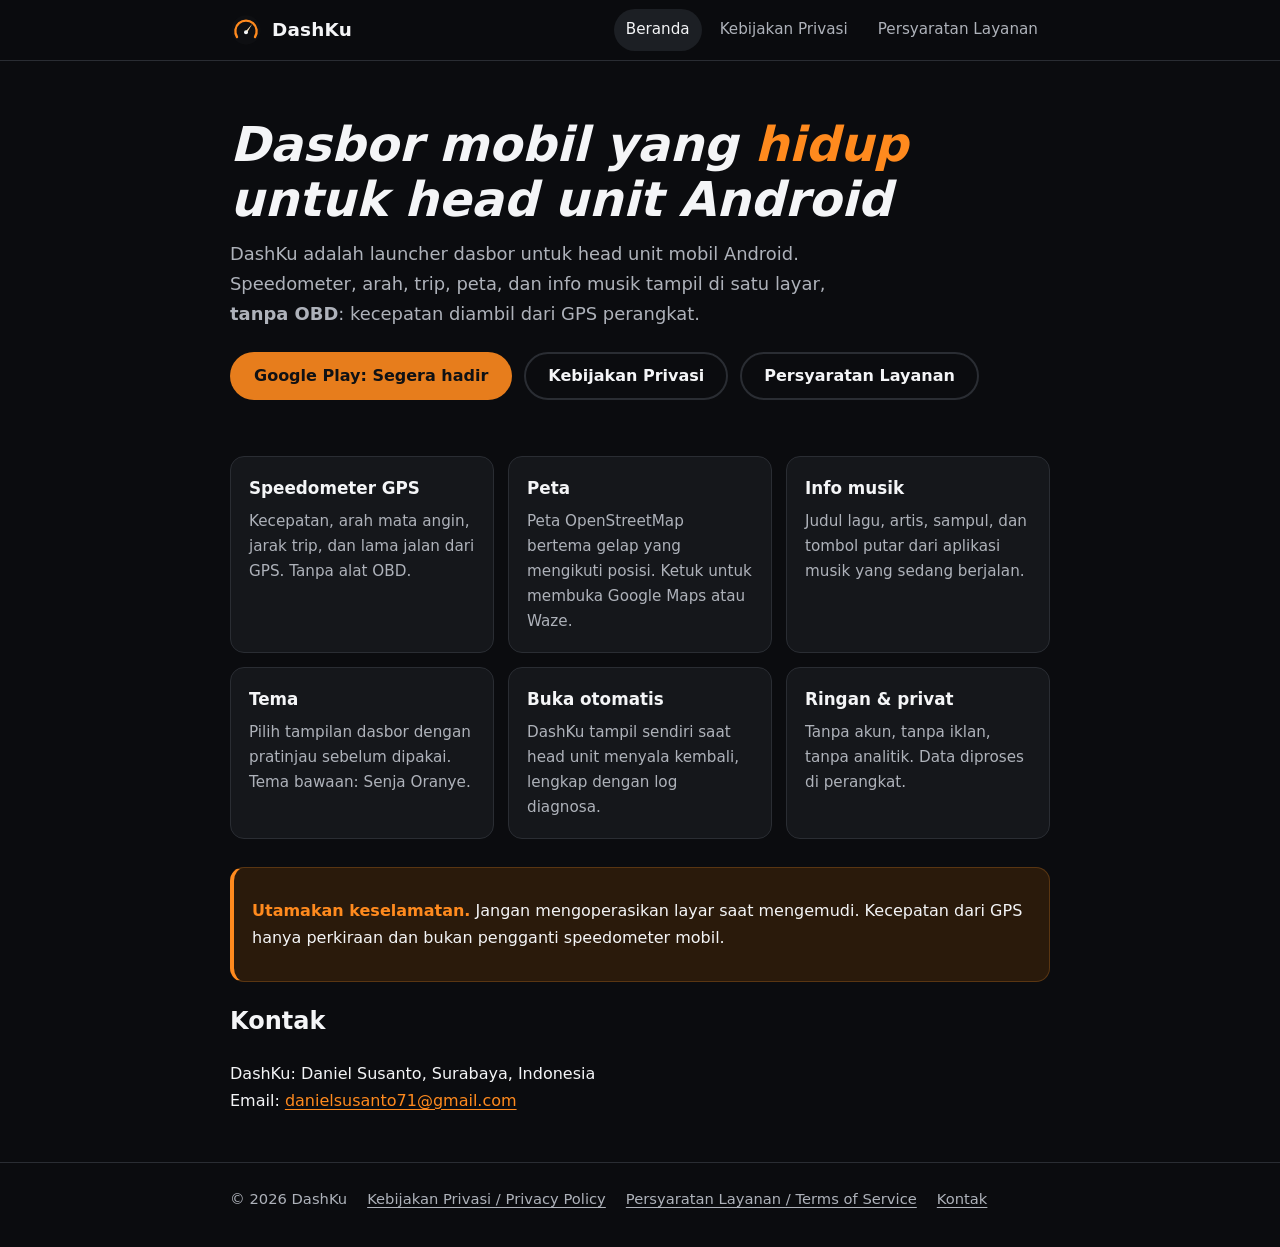
<file: index.html>
<!doctype html>
<html lang="id">
<head>
  <meta charset="utf-8">
  <meta name="viewport" content="width=device-width, initial-scale=1">
  <title>DashKu — Launcher dasbor untuk head unit Android</title>
  <meta name="description" content="DashKu adalah launcher dasbor untuk head unit mobil Android: speedometer GPS tanpa OBD, peta, info musik, dan tema.">
  <meta name="theme-color" content="#0b0c0f">
  <link rel="stylesheet" href="style.css">
</head>
<body>
  <header class="site-header">
    <div class="wrap">
      <a class="brand" href="./"><svg viewBox="0 0 48 48" aria-hidden="true"><path fill="#0E0F12" d="M24,2a22,22 0,1 1,0 44a22,22 0,1 1,0 -44z"/><path fill="none" stroke="#FF8A1E" stroke-width="3.5" stroke-linecap="round" d="M10.5,34.5A16,16 0,1 1,37.5 34.5"/><path fill="#FFE2B0" d="M23,26.5L33.5,14.5L25.5,28.2Z"/><path fill="#F4F5F7" d="M24,24.5a3,3 0,1 1,0 6a3,3 0,1 1,0 -6z"/></svg> DashKu</a>
      <nav class="site-nav" aria-label="Navigasi">
        <a href="./" aria-current="page">Beranda</a>
        <a href="privacy.html">Kebijakan Privasi</a>
        <a href="terms.html">Persyaratan Layanan</a>
      </nav>
    </div>
  </header>

  <main class="wrap">
    <section class="hero">
      <h1>Dasbor mobil yang <span>hidup</span> untuk head unit Android</h1>
      <p class="lead">DashKu adalah launcher dasbor untuk head unit mobil Android. Speedometer, arah, trip,
        peta, dan info musik tampil di satu layar, <strong>tanpa OBD</strong>: kecepatan diambil dari GPS perangkat.</p>
      <div class="actions">
        <a class="btn btn-primary" role="link" aria-disabled="true">Google Play: Segera hadir</a>
        <a class="btn btn-ghost" href="privacy.html">Kebijakan Privasi</a>
        <a class="btn btn-ghost" href="terms.html">Persyaratan Layanan</a>
      </div>
    </section>

    <section class="grid" aria-label="Fitur">
      <div class="card"><h3>Speedometer GPS</h3><p>Kecepatan, arah mata angin, jarak trip, dan lama jalan dari GPS. Tanpa alat OBD.</p></div>
      <div class="card"><h3>Peta</h3><p>Peta OpenStreetMap bertema gelap yang mengikuti posisi. Ketuk untuk membuka Google Maps atau Waze.</p></div>
      <div class="card"><h3>Info musik</h3><p>Judul lagu, artis, sampul, dan tombol putar dari aplikasi musik yang sedang berjalan.</p></div>
      <div class="card"><h3>Tema</h3><p>Pilih tampilan dasbor dengan pratinjau sebelum dipakai. Tema bawaan: Senja Oranye.</p></div>
      <div class="card"><h3>Buka otomatis</h3><p>DashKu tampil sendiri saat head unit menyala kembali, lengkap dengan log diagnosa.</p></div>
      <div class="card"><h3>Ringan & privat</h3><p>Tanpa akun, tanpa iklan, tanpa analitik. Data diproses di perangkat.</p></div>
    </section>

    <div class="warning">
      <p><strong>Utamakan keselamatan.</strong> Jangan mengoperasikan layar saat mengemudi. Kecepatan dari GPS
        hanya perkiraan dan bukan pengganti speedometer mobil.</p>
    </div>

    <section>
      <h2>Kontak</h2>
      <p>DashKu: Daniel Susanto, Surabaya, Indonesia<br>
        Email: <a href="mailto:danielsusanto71@gmail.com">danielsusanto71@gmail.com</a></p>
    </section>
  </main>

  <footer class="site-footer">
    <div class="wrap">
      <span>© 2026 DashKu</span>
      <a href="privacy.html">Kebijakan Privasi / Privacy Policy</a>
      <a href="terms.html">Persyaratan Layanan / Terms of Service</a>
      <a href="mailto:danielsusanto71@gmail.com">Kontak</a>
    </div>
  </footer>
</body>
</html>
</file>
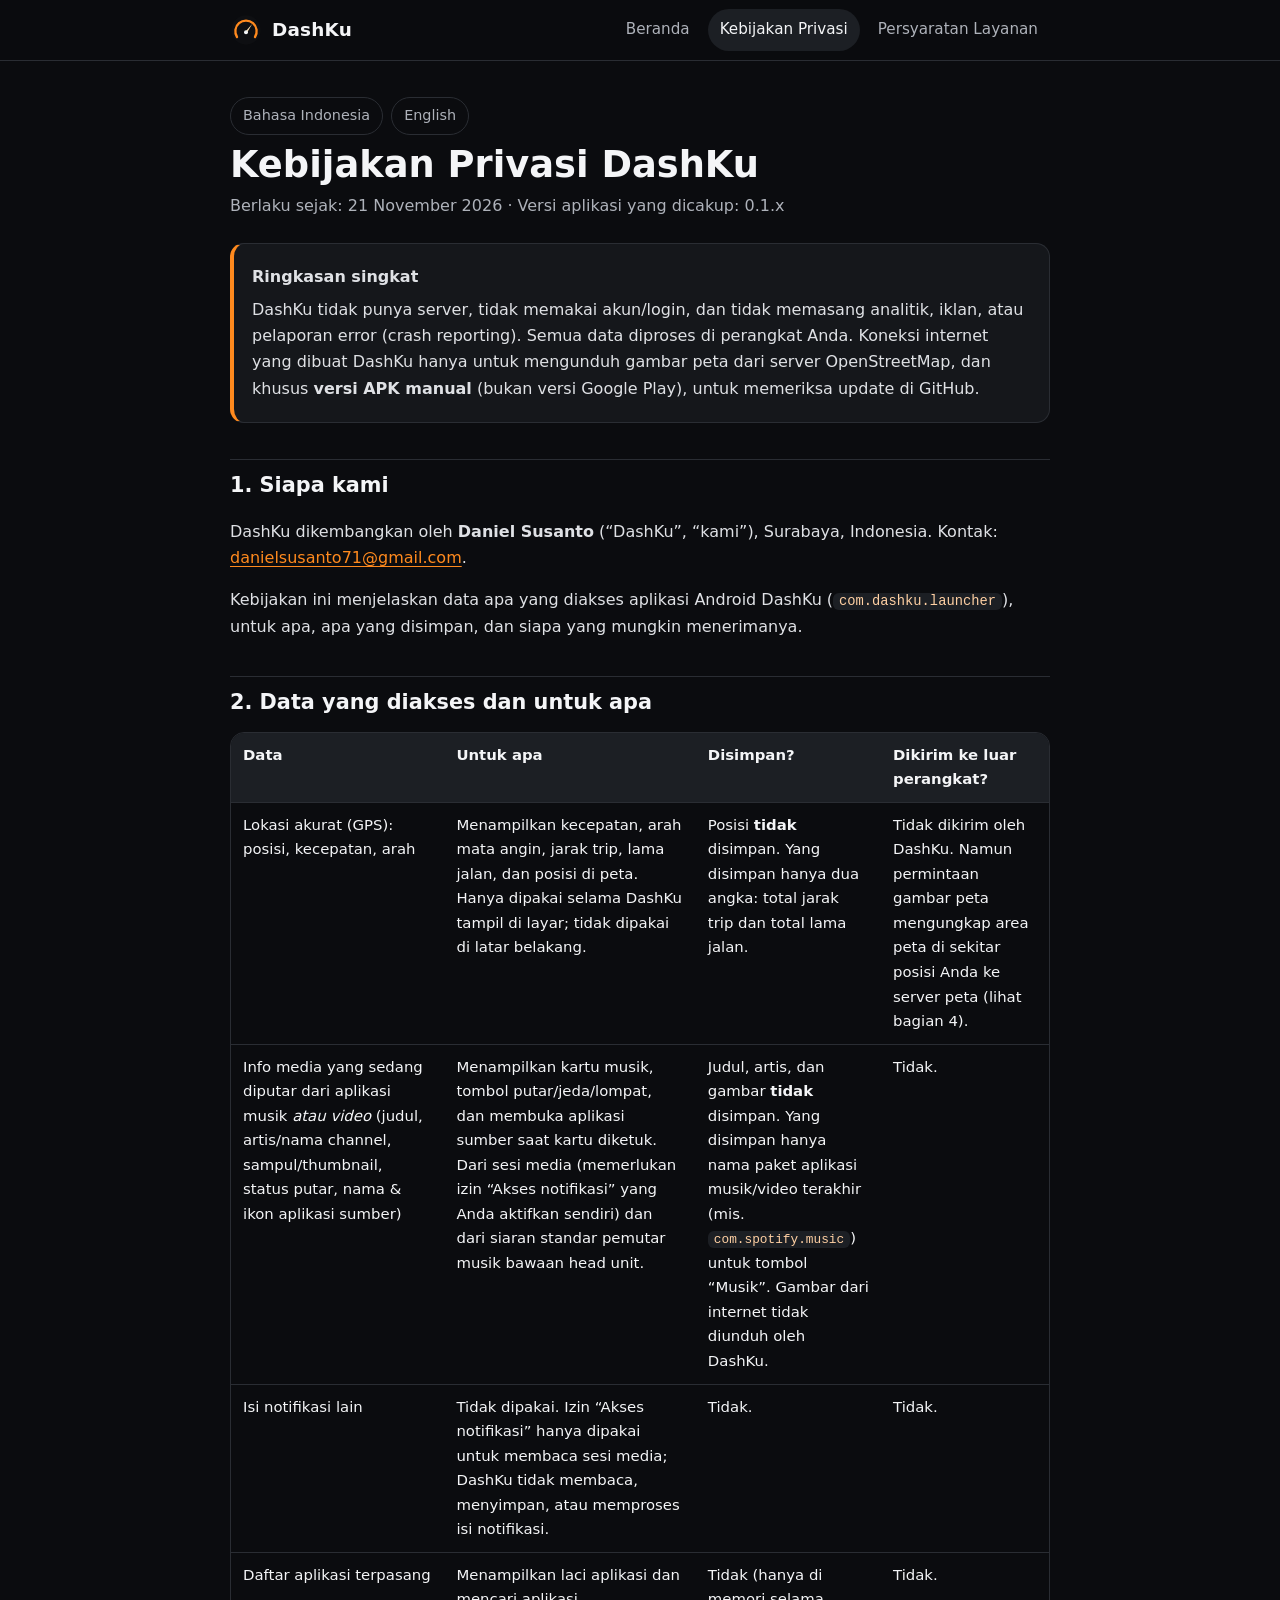
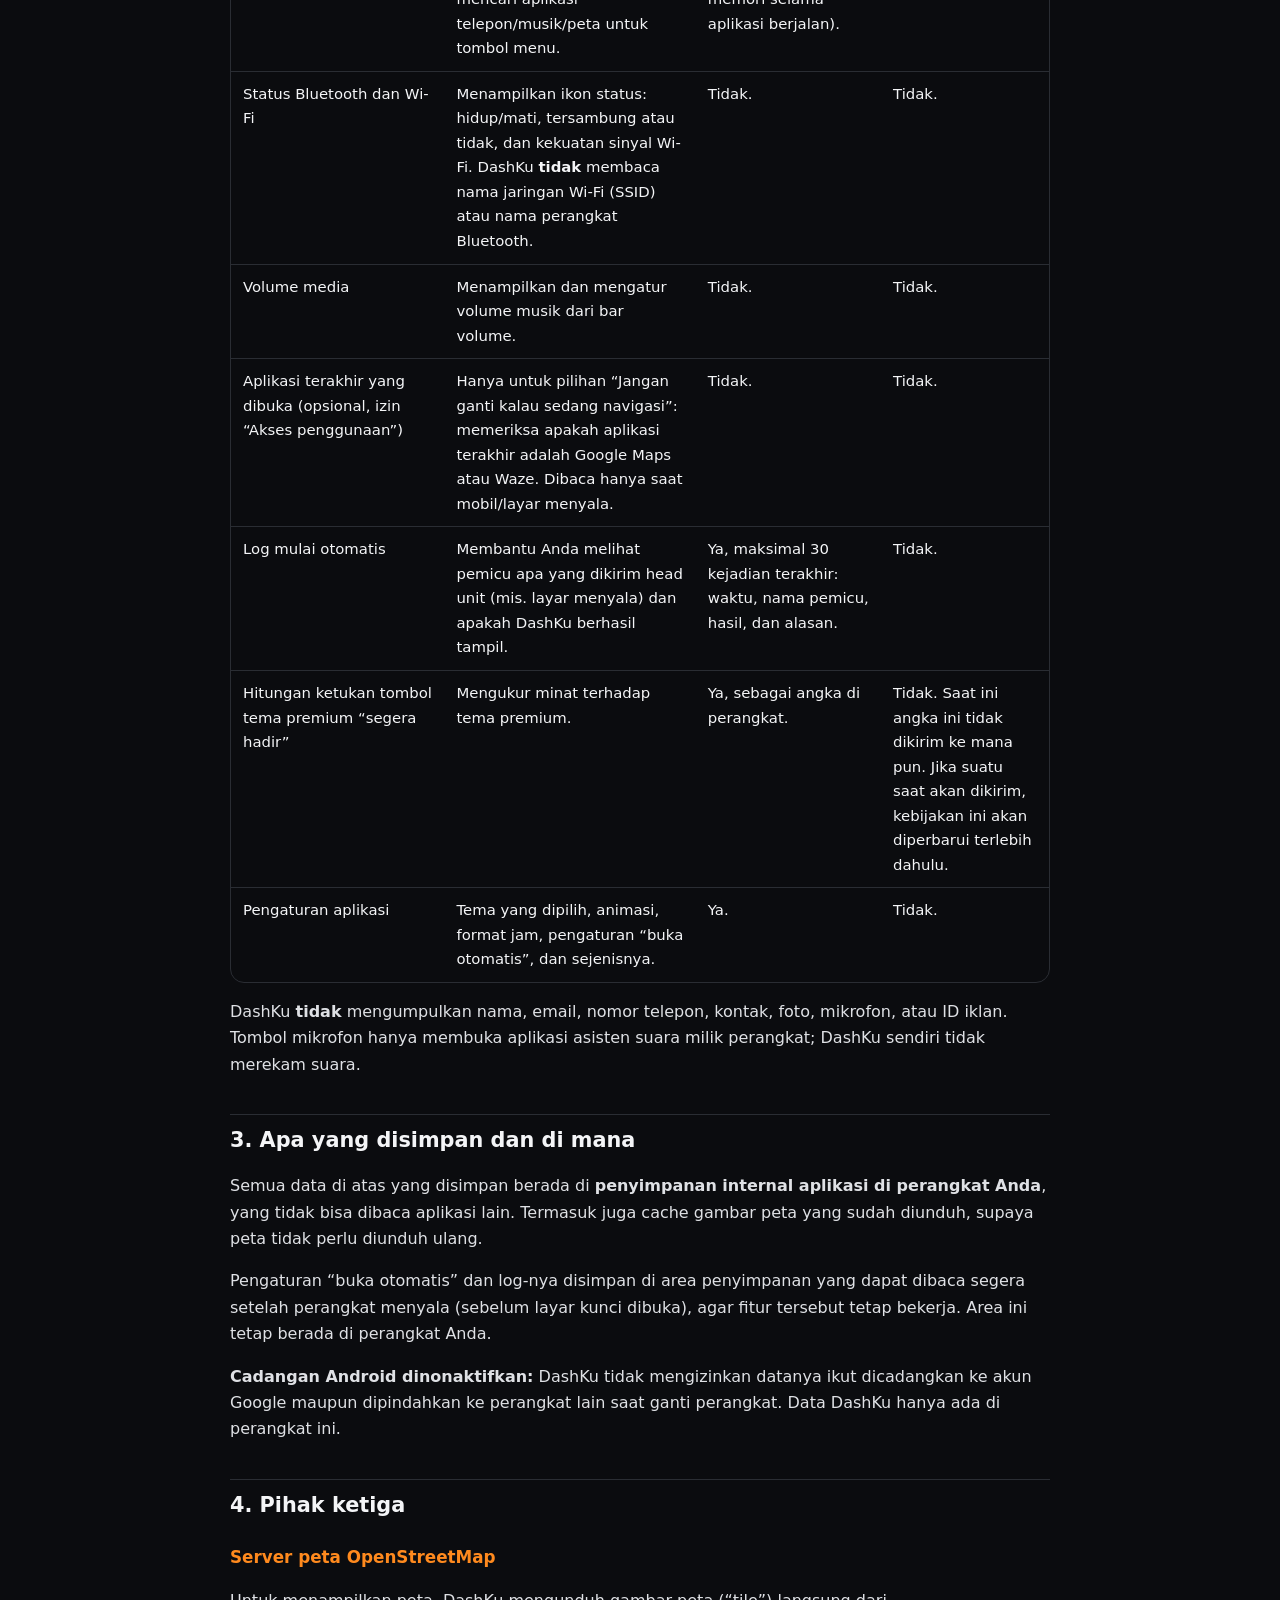
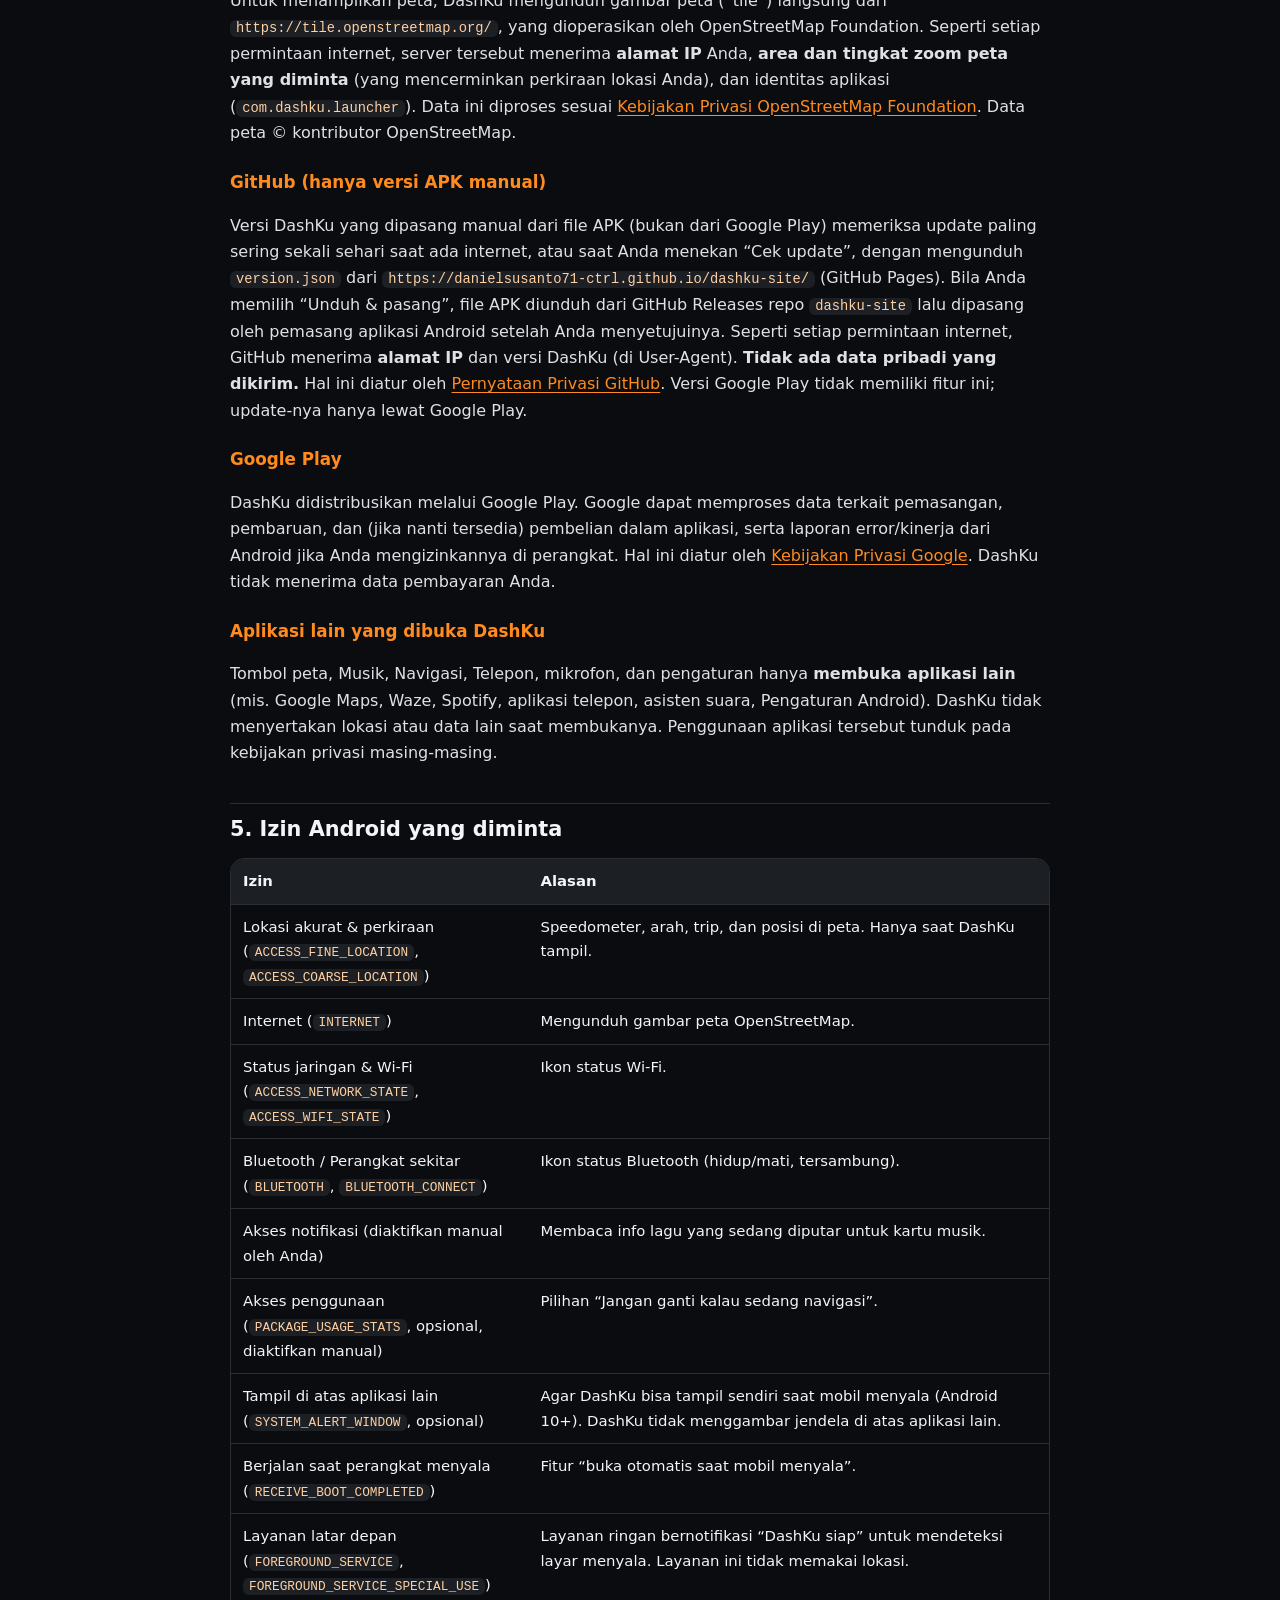
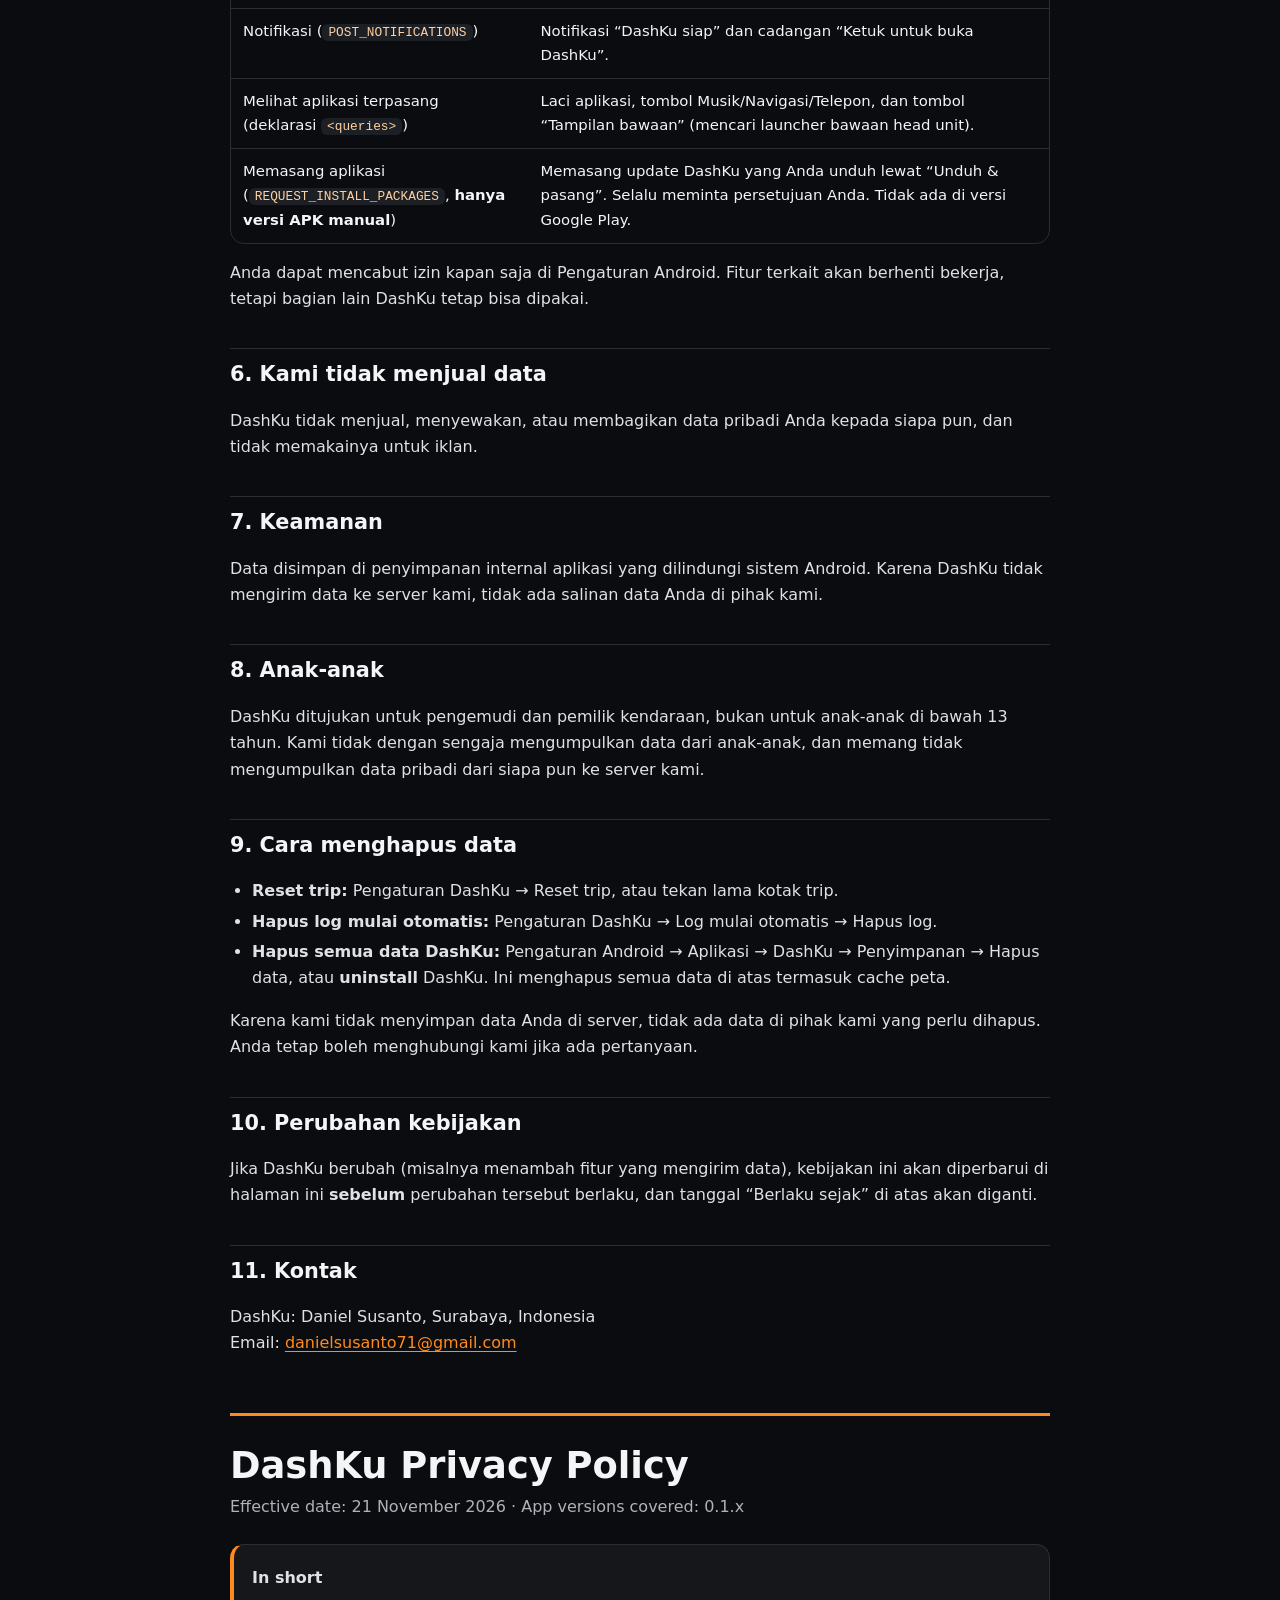
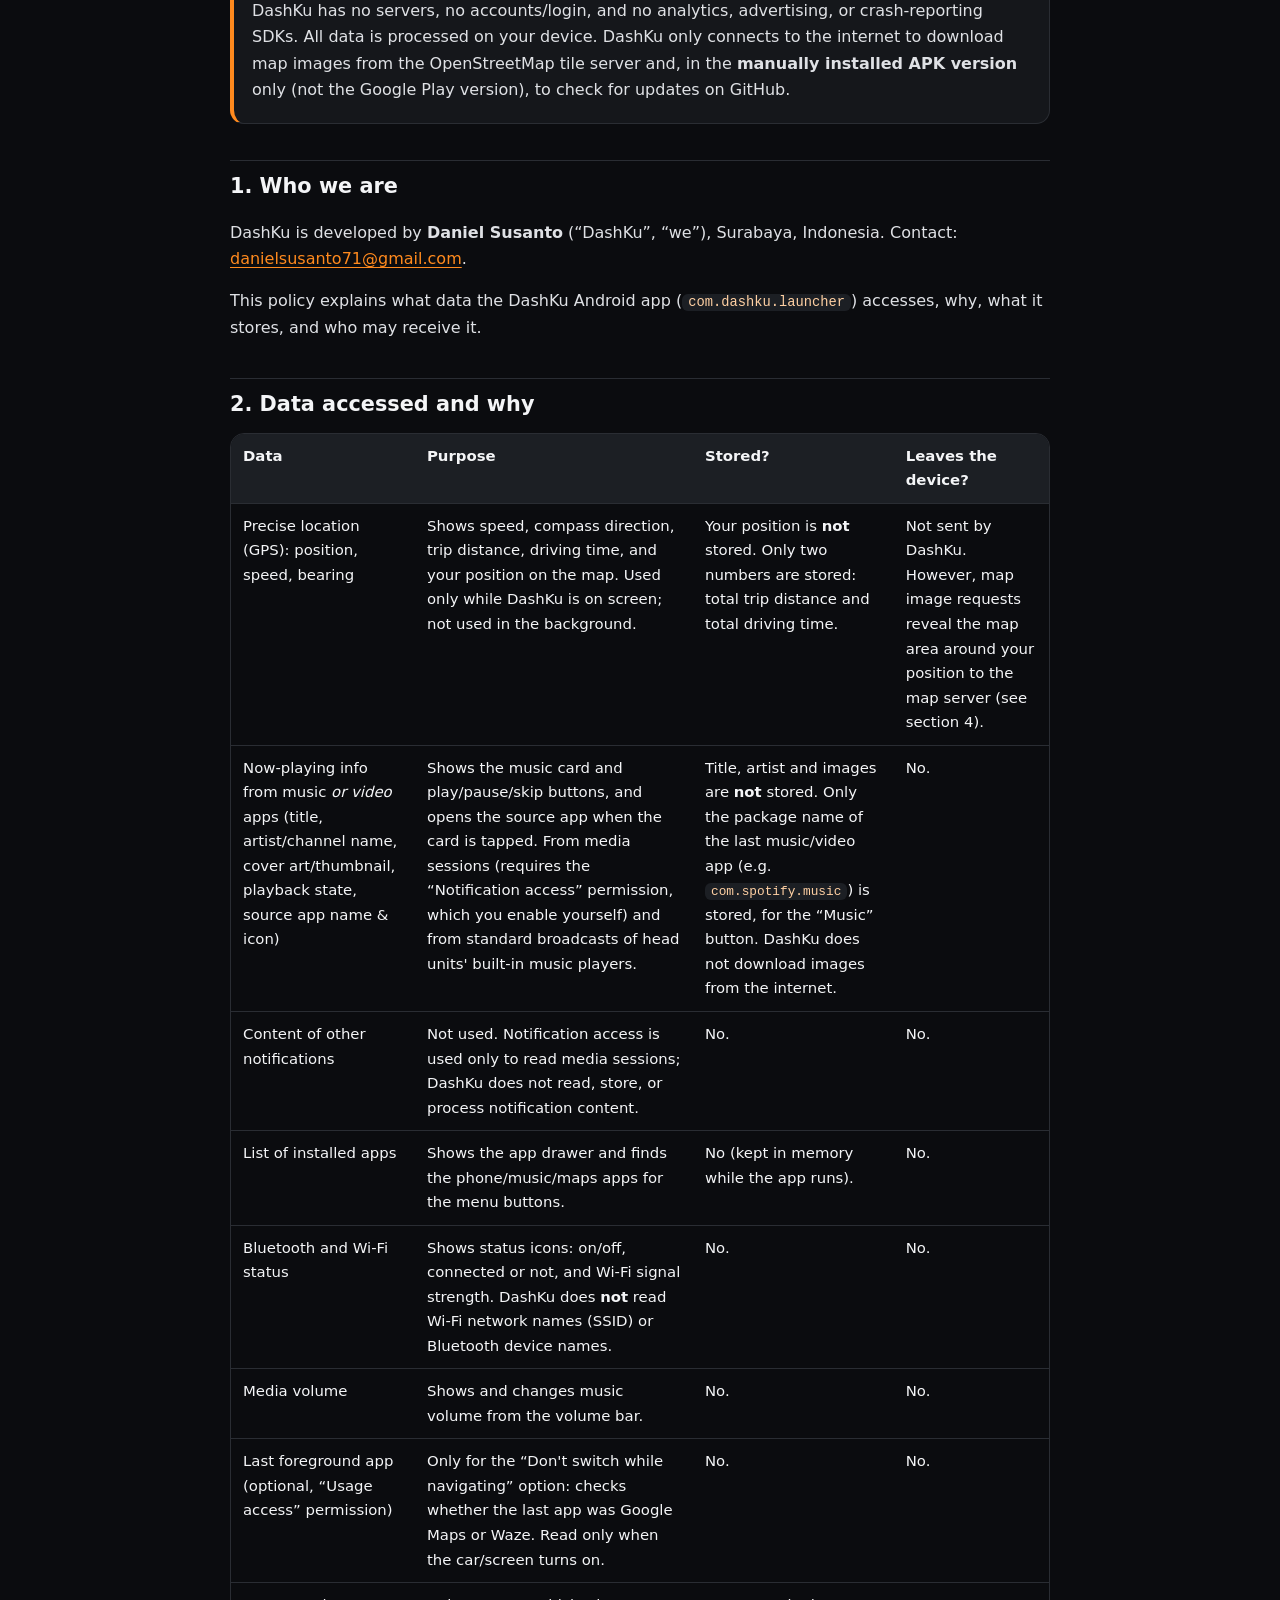
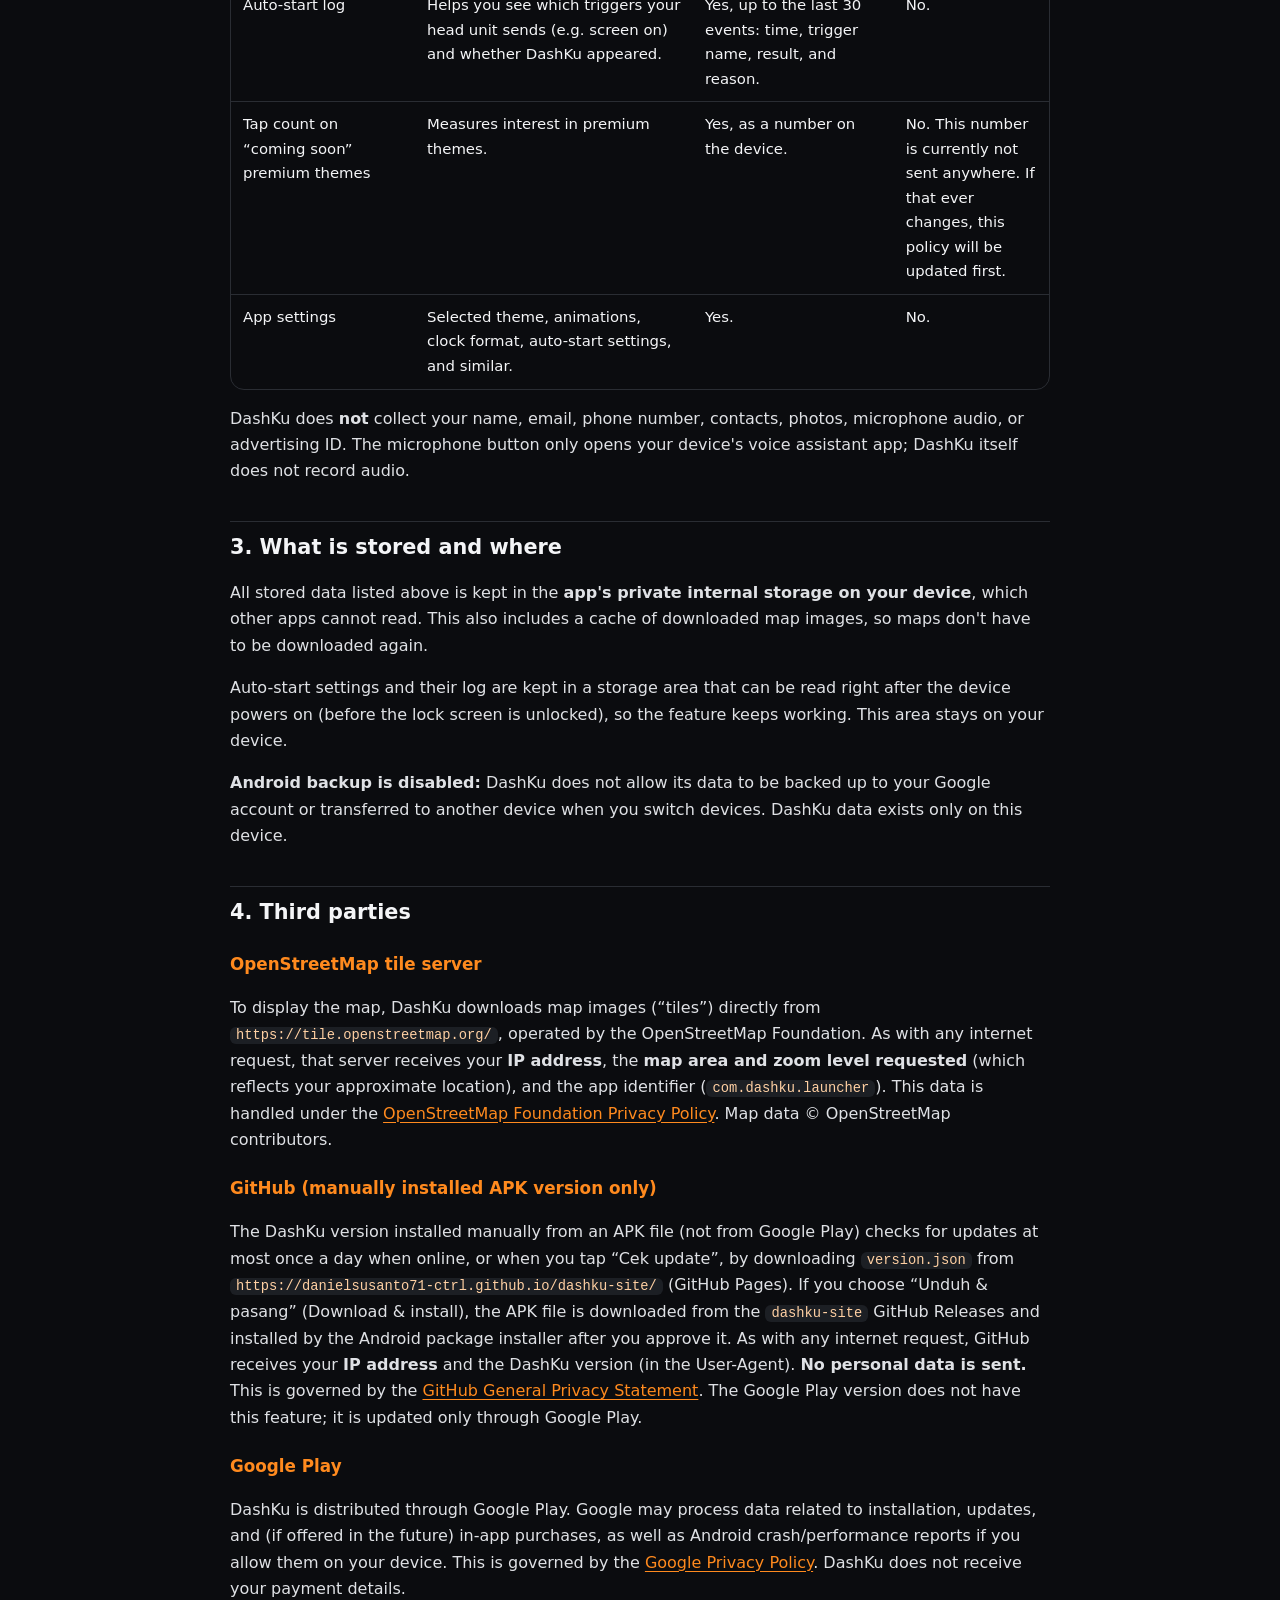
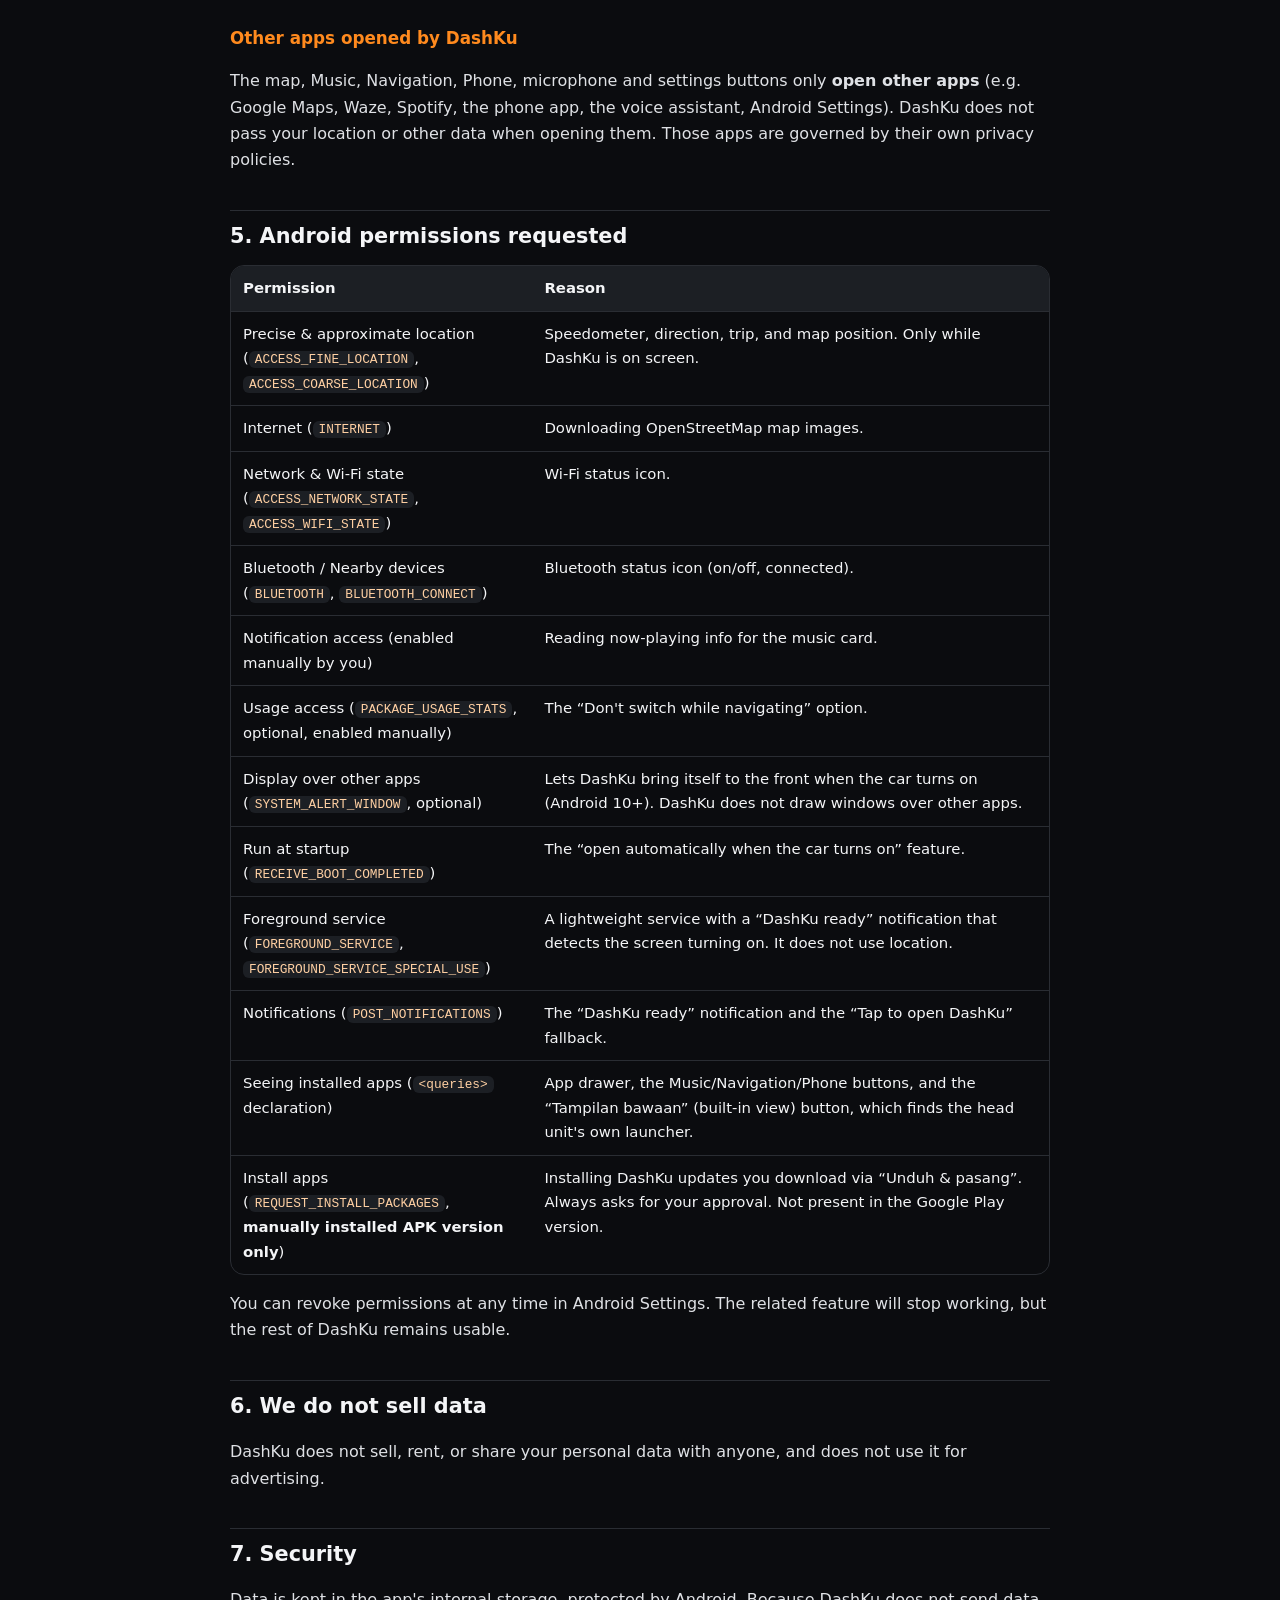
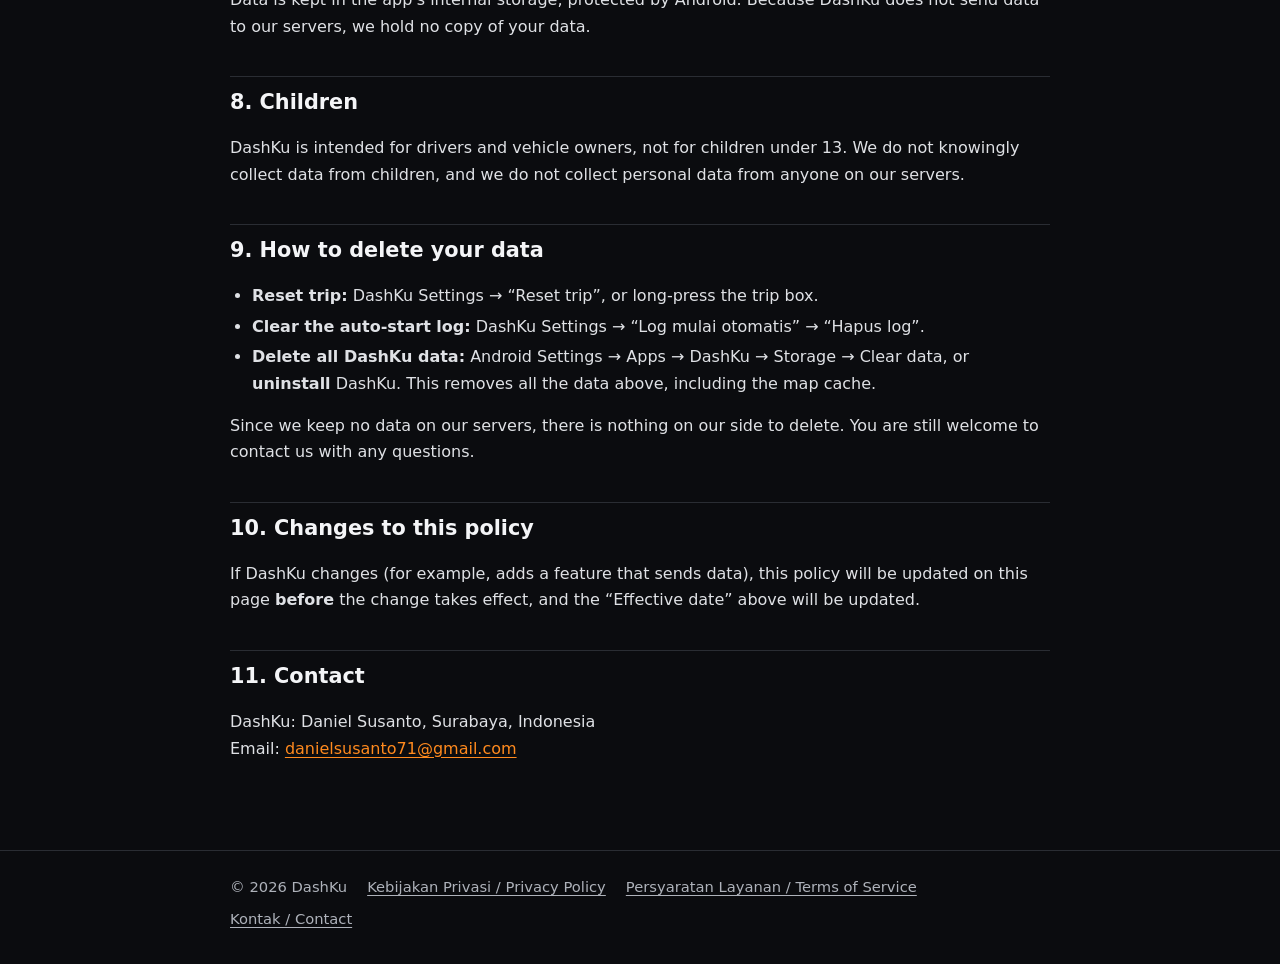
<file: privacy.html>
<!doctype html>
<html lang="id">
<head>
  <meta charset="utf-8">
  <meta name="viewport" content="width=device-width, initial-scale=1">
  <title>Kebijakan Privasi DashKu / DashKu Privacy Policy</title>
  <meta name="description" content="Kebijakan Privasi aplikasi DashKu: data apa yang diakses, disimpan, dan dikirim.">
  <meta name="theme-color" content="#0b0c0f">
  <link rel="stylesheet" href="style.css">
</head>
<body>
  <header class="site-header">
    <div class="wrap">
      <a class="brand" href="./"><svg viewBox="0 0 48 48" aria-hidden="true"><path fill="#0E0F12" d="M24,2a22,22 0,1 1,0 44a22,22 0,1 1,0 -44z"/><path fill="none" stroke="#FF8A1E" stroke-width="3.5" stroke-linecap="round" d="M10.5,34.5A16,16 0,1 1,37.5 34.5"/><path fill="#FFE2B0" d="M23,26.5L33.5,14.5L25.5,28.2Z"/><path fill="#F4F5F7" d="M24,24.5a3,3 0,1 1,0 6a3,3 0,1 1,0 -6z"/></svg> DashKu</a>
      <nav class="site-nav" aria-label="Navigasi">
        <a href="./">Beranda</a>
        <a href="privacy.html" aria-current="page">Kebijakan Privasi</a>
        <a href="terms.html">Persyaratan Layanan</a>
      </nav>
    </div>
  </header>

  <main class="wrap doc">

    <nav class="lang-switch" aria-label="Bahasa / Language">
      <a href="#id">Bahasa Indonesia</a>
      <a href="#en">English</a>
    </nav>

    <article id="id" lang="id">
      <h1>Kebijakan Privasi DashKu</h1>
      <p class="meta">Berlaku sejak: 21 November 2026 · Versi aplikasi yang dicakup: 0.1.x</p>

      <div class="summary">
        <p><strong>Ringkasan singkat</strong></p>
        <p>DashKu tidak punya server, tidak memakai akun/login, dan tidak memasang analitik, iklan, atau
          pelaporan error (crash reporting). Semua data diproses di perangkat Anda. Koneksi internet yang dibuat DashKu hanya
          untuk mengunduh gambar peta dari server OpenStreetMap, dan khusus <strong>versi APK manual</strong> (bukan versi
          Google Play), untuk memeriksa update di GitHub.</p>
      </div>

      <h2>1. Siapa kami</h2>
      <p>DashKu dikembangkan oleh <strong>Daniel Susanto</strong> (“DashKu”, “kami”), Surabaya, Indonesia.
        Kontak: <a href="mailto:danielsusanto71@gmail.com">danielsusanto71@gmail.com</a>.</p>
      <p>Kebijakan ini menjelaskan data apa yang diakses aplikasi Android DashKu (<code>com.dashku.launcher</code>),
        untuk apa, apa yang disimpan, dan siapa yang mungkin menerimanya.</p>

      <h2>2. Data yang diakses dan untuk apa</h2>
      <div class="table-wrap">
        <table>
          <thead><tr><th>Data</th><th>Untuk apa</th><th>Disimpan?</th><th>Dikirim ke luar perangkat?</th></tr></thead>
          <tbody>
            <tr><td data-label="Data">Lokasi akurat (GPS): posisi, kecepatan, arah</td>
              <td data-label="Untuk apa">Menampilkan kecepatan, arah mata angin, jarak trip, lama jalan, dan posisi di peta. Hanya dipakai selama DashKu tampil di layar; tidak dipakai di latar belakang.</td>
              <td data-label="Disimpan?">Posisi <strong>tidak</strong> disimpan. Yang disimpan hanya dua angka: total jarak trip dan total lama jalan.</td>
              <td data-label="Dikirim ke luar perangkat?">Tidak dikirim oleh DashKu. Namun permintaan gambar peta mengungkap area peta di sekitar posisi Anda ke server peta (lihat bagian 4).</td></tr>
            <tr><td data-label="Data">Info media yang sedang diputar dari aplikasi musik <em>atau video</em> (judul, artis/nama channel, sampul/thumbnail, status putar, nama &amp; ikon aplikasi sumber)</td>
              <td data-label="Untuk apa">Menampilkan kartu musik, tombol putar/jeda/lompat, dan membuka aplikasi sumber saat kartu diketuk. Dari sesi media (memerlukan izin “Akses notifikasi” yang Anda aktifkan sendiri) dan dari siaran standar pemutar musik bawaan head unit.</td>
              <td data-label="Disimpan?">Judul, artis, dan gambar <strong>tidak</strong> disimpan. Yang disimpan hanya nama paket aplikasi musik/video terakhir (mis. <code>com.spotify.music</code>) untuk tombol “Musik”. Gambar dari internet tidak diunduh oleh DashKu.</td>
              <td data-label="Dikirim ke luar perangkat?">Tidak.</td></tr>
            <tr><td data-label="Data">Isi notifikasi lain</td>
              <td data-label="Untuk apa">Tidak dipakai. Izin “Akses notifikasi” hanya dipakai untuk membaca sesi media; DashKu tidak membaca, menyimpan, atau memproses isi notifikasi.</td>
              <td data-label="Disimpan?">Tidak.</td><td data-label="Dikirim ke luar perangkat?">Tidak.</td></tr>
            <tr><td data-label="Data">Daftar aplikasi terpasang</td>
              <td data-label="Untuk apa">Menampilkan laci aplikasi dan mencari aplikasi telepon/musik/peta untuk tombol menu.</td>
              <td data-label="Disimpan?">Tidak (hanya di memori selama aplikasi berjalan).</td><td data-label="Dikirim ke luar perangkat?">Tidak.</td></tr>
            <tr><td data-label="Data">Status Bluetooth dan Wi-Fi</td>
              <td data-label="Untuk apa">Menampilkan ikon status: hidup/mati, tersambung atau tidak, dan kekuatan sinyal Wi-Fi. DashKu <strong>tidak</strong> membaca nama jaringan Wi-Fi (SSID) atau nama perangkat Bluetooth.</td>
              <td data-label="Disimpan?">Tidak.</td><td data-label="Dikirim ke luar perangkat?">Tidak.</td></tr>
            <tr><td data-label="Data">Volume media</td><td data-label="Untuk apa">Menampilkan dan mengatur volume musik dari bar volume.</td><td data-label="Disimpan?">Tidak.</td><td data-label="Dikirim ke luar perangkat?">Tidak.</td></tr>
            <tr><td data-label="Data">Aplikasi terakhir yang dibuka (opsional, izin “Akses penggunaan”)</td>
              <td data-label="Untuk apa">Hanya untuk pilihan “Jangan ganti kalau sedang navigasi”: memeriksa apakah aplikasi terakhir adalah Google Maps atau Waze. Dibaca hanya saat mobil/layar menyala.</td>
              <td data-label="Disimpan?">Tidak.</td><td data-label="Dikirim ke luar perangkat?">Tidak.</td></tr>
            <tr><td data-label="Data">Log mulai otomatis</td>
              <td data-label="Untuk apa">Membantu Anda melihat pemicu apa yang dikirim head unit (mis. layar menyala) dan apakah DashKu berhasil tampil.</td>
              <td data-label="Disimpan?">Ya, maksimal 30 kejadian terakhir: waktu, nama pemicu, hasil, dan alasan.</td><td data-label="Dikirim ke luar perangkat?">Tidak.</td></tr>
            <tr><td data-label="Data">Hitungan ketukan tombol tema premium “segera hadir”</td>
              <td data-label="Untuk apa">Mengukur minat terhadap tema premium.</td>
              <td data-label="Disimpan?">Ya, sebagai angka di perangkat.</td>
              <td data-label="Dikirim ke luar perangkat?">Tidak. Saat ini angka ini tidak dikirim ke mana pun. Jika suatu saat akan dikirim, kebijakan ini akan diperbarui terlebih dahulu.</td></tr>
            <tr><td data-label="Data">Pengaturan aplikasi</td>
              <td data-label="Untuk apa">Tema yang dipilih, animasi, format jam, pengaturan “buka otomatis”, dan sejenisnya.</td>
              <td data-label="Disimpan?">Ya.</td><td data-label="Dikirim ke luar perangkat?">Tidak.</td></tr>
          </tbody>
        </table>
      </div>
      <p>DashKu <strong>tidak</strong> mengumpulkan nama, email, nomor telepon, kontak, foto, mikrofon, atau ID iklan.
        Tombol mikrofon hanya membuka aplikasi asisten suara milik perangkat; DashKu sendiri tidak merekam suara.</p>

      <h2>3. Apa yang disimpan dan di mana</h2>
      <p>Semua data di atas yang disimpan berada di <strong>penyimpanan internal aplikasi di perangkat Anda</strong>, yang tidak bisa
        dibaca aplikasi lain. Termasuk juga cache gambar peta yang sudah diunduh, supaya peta tidak perlu diunduh ulang.</p>
      <p>Pengaturan “buka otomatis” dan log-nya disimpan di area penyimpanan yang dapat dibaca segera setelah perangkat
        menyala (sebelum layar kunci dibuka), agar fitur tersebut tetap bekerja. Area ini tetap berada di perangkat Anda.</p>
      <p><strong>Cadangan Android dinonaktifkan:</strong> DashKu tidak mengizinkan datanya ikut dicadangkan ke akun Google
        maupun dipindahkan ke perangkat lain saat ganti perangkat. Data DashKu hanya ada di perangkat ini.</p>

      <h2>4. Pihak ketiga</h2>
      <h3>Server peta OpenStreetMap</h3>
      <p>Untuk menampilkan peta, DashKu mengunduh gambar peta (“tile”) langsung dari <code>https://tile.openstreetmap.org/</code>,
        yang dioperasikan oleh OpenStreetMap Foundation. Seperti setiap permintaan internet, server tersebut menerima
        <strong>alamat IP</strong> Anda, <strong>area dan tingkat zoom peta yang diminta</strong> (yang mencerminkan perkiraan
        lokasi Anda), dan identitas aplikasi (<code>com.dashku.launcher</code>). Data ini diproses sesuai
        <a href="https://osmfoundation.org/wiki/Privacy_Policy" rel="noopener">Kebijakan Privasi OpenStreetMap Foundation</a>.
        Data peta © kontributor OpenStreetMap.</p>
      <h3>GitHub (hanya versi APK manual)</h3>
      <p>Versi DashKu yang dipasang manual dari file APK (bukan dari Google Play) memeriksa update paling sering sekali sehari
        saat ada internet, atau saat Anda menekan “Cek update”, dengan mengunduh <code>version.json</code> dari
        <code>https://danielsusanto71-ctrl.github.io/dashku-site/</code> (GitHub Pages). Bila Anda memilih “Unduh &amp; pasang”,
        file APK diunduh dari GitHub Releases repo <code>dashku-site</code> lalu dipasang oleh pemasang aplikasi Android setelah
        Anda menyetujuinya. Seperti setiap permintaan internet, GitHub menerima <strong>alamat IP</strong> dan versi DashKu
        (di User-Agent). <strong>Tidak ada data pribadi yang dikirim.</strong> Hal ini diatur oleh
        <a href="https://docs.github.com/site-policy/privacy-policies/github-general-privacy-statement" rel="noopener">Pernyataan Privasi GitHub</a>.
        Versi Google Play tidak memiliki fitur ini; update-nya hanya lewat Google Play.</p>
      <h3>Google Play</h3>
      <p>DashKu didistribusikan melalui Google Play. Google dapat memproses data terkait pemasangan, pembaruan, dan
        (jika nanti tersedia) pembelian dalam aplikasi, serta laporan error/kinerja dari Android jika Anda mengizinkannya
        di perangkat. Hal ini diatur oleh <a href="https://policies.google.com/privacy" rel="noopener">Kebijakan Privasi Google</a>.
        DashKu tidak menerima data pembayaran Anda.</p>
      <h3>Aplikasi lain yang dibuka DashKu</h3>
      <p>Tombol peta, Musik, Navigasi, Telepon, mikrofon, dan pengaturan hanya <strong>membuka aplikasi lain</strong>
        (mis. Google Maps, Waze, Spotify, aplikasi telepon, asisten suara, Pengaturan Android). DashKu tidak menyertakan
        lokasi atau data lain saat membukanya. Penggunaan aplikasi tersebut tunduk pada kebijakan privasi masing-masing.</p>

      <h2>5. Izin Android yang diminta</h2>
      <div class="table-wrap">
        <table>
          <thead><tr><th>Izin</th><th>Alasan</th></tr></thead>
          <tbody>
            <tr><td data-label="Izin">Lokasi akurat &amp; perkiraan (<code>ACCESS_FINE_LOCATION</code>, <code>ACCESS_COARSE_LOCATION</code>)</td><td data-label="Alasan">Speedometer, arah, trip, dan posisi di peta. Hanya saat DashKu tampil.</td></tr>
            <tr><td data-label="Izin">Internet (<code>INTERNET</code>)</td><td data-label="Alasan">Mengunduh gambar peta OpenStreetMap.</td></tr>
            <tr><td data-label="Izin">Status jaringan &amp; Wi-Fi (<code>ACCESS_NETWORK_STATE</code>, <code>ACCESS_WIFI_STATE</code>)</td><td data-label="Alasan">Ikon status Wi-Fi.</td></tr>
            <tr><td data-label="Izin">Bluetooth / Perangkat sekitar (<code>BLUETOOTH</code>, <code>BLUETOOTH_CONNECT</code>)</td><td data-label="Alasan">Ikon status Bluetooth (hidup/mati, tersambung).</td></tr>
            <tr><td data-label="Izin">Akses notifikasi (diaktifkan manual oleh Anda)</td><td data-label="Alasan">Membaca info lagu yang sedang diputar untuk kartu musik.</td></tr>
            <tr><td data-label="Izin">Akses penggunaan (<code>PACKAGE_USAGE_STATS</code>, opsional, diaktifkan manual)</td><td data-label="Alasan">Pilihan “Jangan ganti kalau sedang navigasi”.</td></tr>
            <tr><td data-label="Izin">Tampil di atas aplikasi lain (<code>SYSTEM_ALERT_WINDOW</code>, opsional)</td><td data-label="Alasan">Agar DashKu bisa tampil sendiri saat mobil menyala (Android 10+). DashKu tidak menggambar jendela di atas aplikasi lain.</td></tr>
            <tr><td data-label="Izin">Berjalan saat perangkat menyala (<code>RECEIVE_BOOT_COMPLETED</code>)</td><td data-label="Alasan">Fitur “buka otomatis saat mobil menyala”.</td></tr>
            <tr><td data-label="Izin">Layanan latar depan (<code>FOREGROUND_SERVICE</code>, <code>FOREGROUND_SERVICE_SPECIAL_USE</code>)</td><td data-label="Alasan">Layanan ringan bernotifikasi “DashKu siap” untuk mendeteksi layar menyala. Layanan ini tidak memakai lokasi.</td></tr>
            <tr><td data-label="Izin">Notifikasi (<code>POST_NOTIFICATIONS</code>)</td><td data-label="Alasan">Notifikasi “DashKu siap” dan cadangan “Ketuk untuk buka DashKu”.</td></tr>
            <tr><td data-label="Izin">Melihat aplikasi terpasang (deklarasi <code>&lt;queries&gt;</code>)</td><td data-label="Alasan">Laci aplikasi, tombol Musik/Navigasi/Telepon, dan tombol “Tampilan bawaan” (mencari launcher bawaan head unit).</td></tr>
            <tr><td data-label="Izin">Memasang aplikasi (<code>REQUEST_INSTALL_PACKAGES</code>, <strong>hanya versi APK manual</strong>)</td><td data-label="Alasan">Memasang update DashKu yang Anda unduh lewat “Unduh &amp; pasang”. Selalu meminta persetujuan Anda. Tidak ada di versi Google Play.</td></tr>
          </tbody>
        </table>
      </div>
      <p>Anda dapat mencabut izin kapan saja di Pengaturan Android. Fitur terkait akan berhenti bekerja, tetapi bagian lain DashKu tetap bisa dipakai.</p>

      <h2>6. Kami tidak menjual data</h2>
      <p>DashKu tidak menjual, menyewakan, atau membagikan data pribadi Anda kepada siapa pun, dan tidak memakainya untuk iklan.</p>

      <h2>7. Keamanan</h2>
      <p>Data disimpan di penyimpanan internal aplikasi yang dilindungi sistem Android. Karena DashKu tidak mengirim data
        ke server kami, tidak ada salinan data Anda di pihak kami.</p>

      <h2>8. Anak-anak</h2>
      <p>DashKu ditujukan untuk pengemudi dan pemilik kendaraan, bukan untuk anak-anak di bawah 13 tahun. Kami tidak dengan sengaja
        mengumpulkan data dari anak-anak, dan memang tidak mengumpulkan data pribadi dari siapa pun ke server kami.</p>

      <h2>9. Cara menghapus data</h2>
      <ul>
        <li><strong>Reset trip:</strong> Pengaturan DashKu → Reset trip, atau tekan lama kotak trip.</li>
        <li><strong>Hapus log mulai otomatis:</strong> Pengaturan DashKu → Log mulai otomatis → Hapus log.</li>
        <li><strong>Hapus semua data DashKu:</strong> Pengaturan Android → Aplikasi → DashKu → Penyimpanan → Hapus data,
          atau <strong>uninstall</strong> DashKu. Ini menghapus semua data di atas termasuk cache peta.</li>
      </ul>
      <p>Karena kami tidak menyimpan data Anda di server, tidak ada data di pihak kami yang perlu dihapus. Anda tetap boleh menghubungi kami jika ada pertanyaan.</p>

      <h2>10. Perubahan kebijakan</h2>
      <p>Jika DashKu berubah (misalnya menambah fitur yang mengirim data), kebijakan ini akan diperbarui di halaman ini
        <strong>sebelum</strong> perubahan tersebut berlaku, dan tanggal “Berlaku sejak” di atas akan diganti.</p>

      <h2>11. Kontak</h2>
      <p>DashKu: Daniel Susanto, Surabaya, Indonesia<br>
        Email: <a href="mailto:danielsusanto71@gmail.com">danielsusanto71@gmail.com</a></p>
    </article>

    <article id="en" lang="en" class="lang-divider">
      <h1>DashKu Privacy Policy</h1>
      <p class="meta">Effective date: 21 November 2026 · App versions covered: 0.1.x</p>

      <div class="summary">
        <p><strong>In short</strong></p>
        <p>DashKu has no servers, no accounts/login, and no analytics, advertising, or crash-reporting SDKs. All data is
          processed on your device. DashKu only connects to the internet to download map images from the OpenStreetMap
          tile server and, in the <strong>manually installed APK version</strong> only (not the Google Play version), to check
          for updates on GitHub.</p>
      </div>

      <h2>1. Who we are</h2>
      <p>DashKu is developed by <strong>Daniel Susanto</strong> (“DashKu”, “we”), Surabaya, Indonesia.
        Contact: <a href="mailto:danielsusanto71@gmail.com">danielsusanto71@gmail.com</a>.</p>
      <p>This policy explains what data the DashKu Android app (<code>com.dashku.launcher</code>) accesses, why, what it
        stores, and who may receive it.</p>

      <h2>2. Data accessed and why</h2>
      <div class="table-wrap">
        <table>
          <thead><tr><th>Data</th><th>Purpose</th><th>Stored?</th><th>Leaves the device?</th></tr></thead>
          <tbody>
            <tr><td data-label="Data">Precise location (GPS): position, speed, bearing</td>
              <td data-label="Purpose">Shows speed, compass direction, trip distance, driving time, and your position on the map. Used only while DashKu is on screen; not used in the background.</td>
              <td data-label="Stored?">Your position is <strong>not</strong> stored. Only two numbers are stored: total trip distance and total driving time.</td>
              <td data-label="Leaves the device?">Not sent by DashKu. However, map image requests reveal the map area around your position to the map server (see section 4).</td></tr>
            <tr><td data-label="Data">Now-playing info from music <em>or video</em> apps (title, artist/channel name, cover art/thumbnail, playback state, source app name &amp; icon)</td>
              <td data-label="Purpose">Shows the music card and play/pause/skip buttons, and opens the source app when the card is tapped. From media sessions (requires the “Notification access” permission, which you enable yourself) and from standard broadcasts of head units' built-in music players.</td>
              <td data-label="Stored?">Title, artist and images are <strong>not</strong> stored. Only the package name of the last music/video app (e.g. <code>com.spotify.music</code>) is stored, for the “Music” button. DashKu does not download images from the internet.</td>
              <td data-label="Leaves the device?">No.</td></tr>
            <tr><td data-label="Data">Content of other notifications</td>
              <td data-label="Purpose">Not used. Notification access is used only to read media sessions; DashKu does not read, store, or process notification content.</td>
              <td data-label="Stored?">No.</td><td data-label="Leaves the device?">No.</td></tr>
            <tr><td data-label="Data">List of installed apps</td>
              <td data-label="Purpose">Shows the app drawer and finds the phone/music/maps apps for the menu buttons.</td>
              <td data-label="Stored?">No (kept in memory while the app runs).</td><td data-label="Leaves the device?">No.</td></tr>
            <tr><td data-label="Data">Bluetooth and Wi-Fi status</td>
              <td data-label="Purpose">Shows status icons: on/off, connected or not, and Wi-Fi signal strength. DashKu does <strong>not</strong> read Wi-Fi network names (SSID) or Bluetooth device names.</td>
              <td data-label="Stored?">No.</td><td data-label="Leaves the device?">No.</td></tr>
            <tr><td data-label="Data">Media volume</td><td data-label="Purpose">Shows and changes music volume from the volume bar.</td><td data-label="Stored?">No.</td><td data-label="Leaves the device?">No.</td></tr>
            <tr><td data-label="Data">Last foreground app (optional, “Usage access” permission)</td>
              <td data-label="Purpose">Only for the “Don't switch while navigating” option: checks whether the last app was Google Maps or Waze. Read only when the car/screen turns on.</td>
              <td data-label="Stored?">No.</td><td data-label="Leaves the device?">No.</td></tr>
            <tr><td data-label="Data">Auto-start log</td>
              <td data-label="Purpose">Helps you see which triggers your head unit sends (e.g. screen on) and whether DashKu appeared.</td>
              <td data-label="Stored?">Yes, up to the last 30 events: time, trigger name, result, and reason.</td><td data-label="Leaves the device?">No.</td></tr>
            <tr><td data-label="Data">Tap count on “coming soon” premium themes</td>
              <td data-label="Purpose">Measures interest in premium themes.</td>
              <td data-label="Stored?">Yes, as a number on the device.</td>
              <td data-label="Leaves the device?">No. This number is currently not sent anywhere. If that ever changes, this policy will be updated first.</td></tr>
            <tr><td data-label="Data">App settings</td>
              <td data-label="Purpose">Selected theme, animations, clock format, auto-start settings, and similar.</td>
              <td data-label="Stored?">Yes.</td><td data-label="Leaves the device?">No.</td></tr>
          </tbody>
        </table>
      </div>
      <p>DashKu does <strong>not</strong> collect your name, email, phone number, contacts, photos, microphone audio, or advertising ID.
        The microphone button only opens your device's voice assistant app; DashKu itself does not record audio.</p>

      <h2>3. What is stored and where</h2>
      <p>All stored data listed above is kept in the <strong>app's private internal storage on your device</strong>, which other apps
        cannot read. This also includes a cache of downloaded map images, so maps don't have to be downloaded again.</p>
      <p>Auto-start settings and their log are kept in a storage area that can be read right after the device powers on
        (before the lock screen is unlocked), so the feature keeps working. This area stays on your device.</p>
      <p><strong>Android backup is disabled:</strong> DashKu does not allow its data to be backed up to your Google account
        or transferred to another device when you switch devices. DashKu data exists only on this device.</p>

      <h2>4. Third parties</h2>
      <h3>OpenStreetMap tile server</h3>
      <p>To display the map, DashKu downloads map images (“tiles”) directly from <code>https://tile.openstreetmap.org/</code>,
        operated by the OpenStreetMap Foundation. As with any internet request, that server receives your <strong>IP address</strong>,
        the <strong>map area and zoom level requested</strong> (which reflects your approximate location), and the app identifier
        (<code>com.dashku.launcher</code>). This data is handled under the
        <a href="https://osmfoundation.org/wiki/Privacy_Policy" rel="noopener">OpenStreetMap Foundation Privacy Policy</a>.
        Map data © OpenStreetMap contributors.</p>
      <h3>GitHub (manually installed APK version only)</h3>
      <p>The DashKu version installed manually from an APK file (not from Google Play) checks for updates at most once a day
        when online, or when you tap “Cek update”, by downloading <code>version.json</code> from
        <code>https://danielsusanto71-ctrl.github.io/dashku-site/</code> (GitHub Pages). If you choose “Unduh &amp; pasang”
        (Download &amp; install), the APK file is downloaded from the <code>dashku-site</code> GitHub Releases and installed by
        the Android package installer after you approve it. As with any internet request, GitHub receives your
        <strong>IP address</strong> and the DashKu version (in the User-Agent). <strong>No personal data is sent.</strong> This is
        governed by the <a href="https://docs.github.com/site-policy/privacy-policies/github-general-privacy-statement" rel="noopener">GitHub General Privacy Statement</a>.
        The Google Play version does not have this feature; it is updated only through Google Play.</p>
      <h3>Google Play</h3>
      <p>DashKu is distributed through Google Play. Google may process data related to installation, updates, and (if offered
        in the future) in-app purchases, as well as Android crash/performance reports if you allow them on your device. This is
        governed by the <a href="https://policies.google.com/privacy" rel="noopener">Google Privacy Policy</a>.
        DashKu does not receive your payment details.</p>
      <h3>Other apps opened by DashKu</h3>
      <p>The map, Music, Navigation, Phone, microphone and settings buttons only <strong>open other apps</strong> (e.g. Google Maps,
        Waze, Spotify, the phone app, the voice assistant, Android Settings). DashKu does not pass your location or other data
        when opening them. Those apps are governed by their own privacy policies.</p>

      <h2>5. Android permissions requested</h2>
      <div class="table-wrap">
        <table>
          <thead><tr><th>Permission</th><th>Reason</th></tr></thead>
          <tbody>
            <tr><td data-label="Permission">Precise &amp; approximate location (<code>ACCESS_FINE_LOCATION</code>, <code>ACCESS_COARSE_LOCATION</code>)</td><td data-label="Reason">Speedometer, direction, trip, and map position. Only while DashKu is on screen.</td></tr>
            <tr><td data-label="Permission">Internet (<code>INTERNET</code>)</td><td data-label="Reason">Downloading OpenStreetMap map images.</td></tr>
            <tr><td data-label="Permission">Network &amp; Wi-Fi state (<code>ACCESS_NETWORK_STATE</code>, <code>ACCESS_WIFI_STATE</code>)</td><td data-label="Reason">Wi-Fi status icon.</td></tr>
            <tr><td data-label="Permission">Bluetooth / Nearby devices (<code>BLUETOOTH</code>, <code>BLUETOOTH_CONNECT</code>)</td><td data-label="Reason">Bluetooth status icon (on/off, connected).</td></tr>
            <tr><td data-label="Permission">Notification access (enabled manually by you)</td><td data-label="Reason">Reading now-playing info for the music card.</td></tr>
            <tr><td data-label="Permission">Usage access (<code>PACKAGE_USAGE_STATS</code>, optional, enabled manually)</td><td data-label="Reason">The “Don't switch while navigating” option.</td></tr>
            <tr><td data-label="Permission">Display over other apps (<code>SYSTEM_ALERT_WINDOW</code>, optional)</td><td data-label="Reason">Lets DashKu bring itself to the front when the car turns on (Android 10+). DashKu does not draw windows over other apps.</td></tr>
            <tr><td data-label="Permission">Run at startup (<code>RECEIVE_BOOT_COMPLETED</code>)</td><td data-label="Reason">The “open automatically when the car turns on” feature.</td></tr>
            <tr><td data-label="Permission">Foreground service (<code>FOREGROUND_SERVICE</code>, <code>FOREGROUND_SERVICE_SPECIAL_USE</code>)</td><td data-label="Reason">A lightweight service with a “DashKu ready” notification that detects the screen turning on. It does not use location.</td></tr>
            <tr><td data-label="Permission">Notifications (<code>POST_NOTIFICATIONS</code>)</td><td data-label="Reason">The “DashKu ready” notification and the “Tap to open DashKu” fallback.</td></tr>
            <tr><td data-label="Permission">Seeing installed apps (<code>&lt;queries&gt;</code> declaration)</td><td data-label="Reason">App drawer, the Music/Navigation/Phone buttons, and the “Tampilan bawaan” (built-in view) button, which finds the head unit's own launcher.</td></tr>
            <tr><td data-label="Permission">Install apps (<code>REQUEST_INSTALL_PACKAGES</code>, <strong>manually installed APK version only</strong>)</td><td data-label="Reason">Installing DashKu updates you download via “Unduh &amp; pasang”. Always asks for your approval. Not present in the Google Play version.</td></tr>
          </tbody>
        </table>
      </div>
      <p>You can revoke permissions at any time in Android Settings. The related feature will stop working, but the rest of DashKu remains usable.</p>

      <h2>6. We do not sell data</h2>
      <p>DashKu does not sell, rent, or share your personal data with anyone, and does not use it for advertising.</p>

      <h2>7. Security</h2>
      <p>Data is kept in the app's internal storage, protected by Android. Because DashKu does not send data to our servers,
        we hold no copy of your data.</p>

      <h2>8. Children</h2>
      <p>DashKu is intended for drivers and vehicle owners, not for children under 13. We do not knowingly collect data from
        children, and we do not collect personal data from anyone on our servers.</p>

      <h2>9. How to delete your data</h2>
      <ul>
        <li><strong>Reset trip:</strong> DashKu Settings → “Reset trip”, or long-press the trip box.</li>
        <li><strong>Clear the auto-start log:</strong> DashKu Settings → “Log mulai otomatis” → “Hapus log”.</li>
        <li><strong>Delete all DashKu data:</strong> Android Settings → Apps → DashKu → Storage → Clear data,
          or <strong>uninstall</strong> DashKu. This removes all the data above, including the map cache.</li>
      </ul>
      <p>Since we keep no data on our servers, there is nothing on our side to delete. You are still welcome to contact us with any questions.</p>

      <h2>10. Changes to this policy</h2>
      <p>If DashKu changes (for example, adds a feature that sends data), this policy will be updated on this page
        <strong>before</strong> the change takes effect, and the “Effective date” above will be updated.</p>

      <h2>11. Contact</h2>
      <p>DashKu: Daniel Susanto, Surabaya, Indonesia<br>
        Email: <a href="mailto:danielsusanto71@gmail.com">danielsusanto71@gmail.com</a></p>
    </article>

  </main>

  <footer class="site-footer">
    <div class="wrap">
      <span>© 2026 DashKu</span>
      <a href="privacy.html">Kebijakan Privasi / Privacy Policy</a>
      <a href="terms.html">Persyaratan Layanan / Terms of Service</a>
      <a href="mailto:danielsusanto71@gmail.com">Kontak / Contact</a>
    </div>
  </footer>
</body>
</html>
</file>
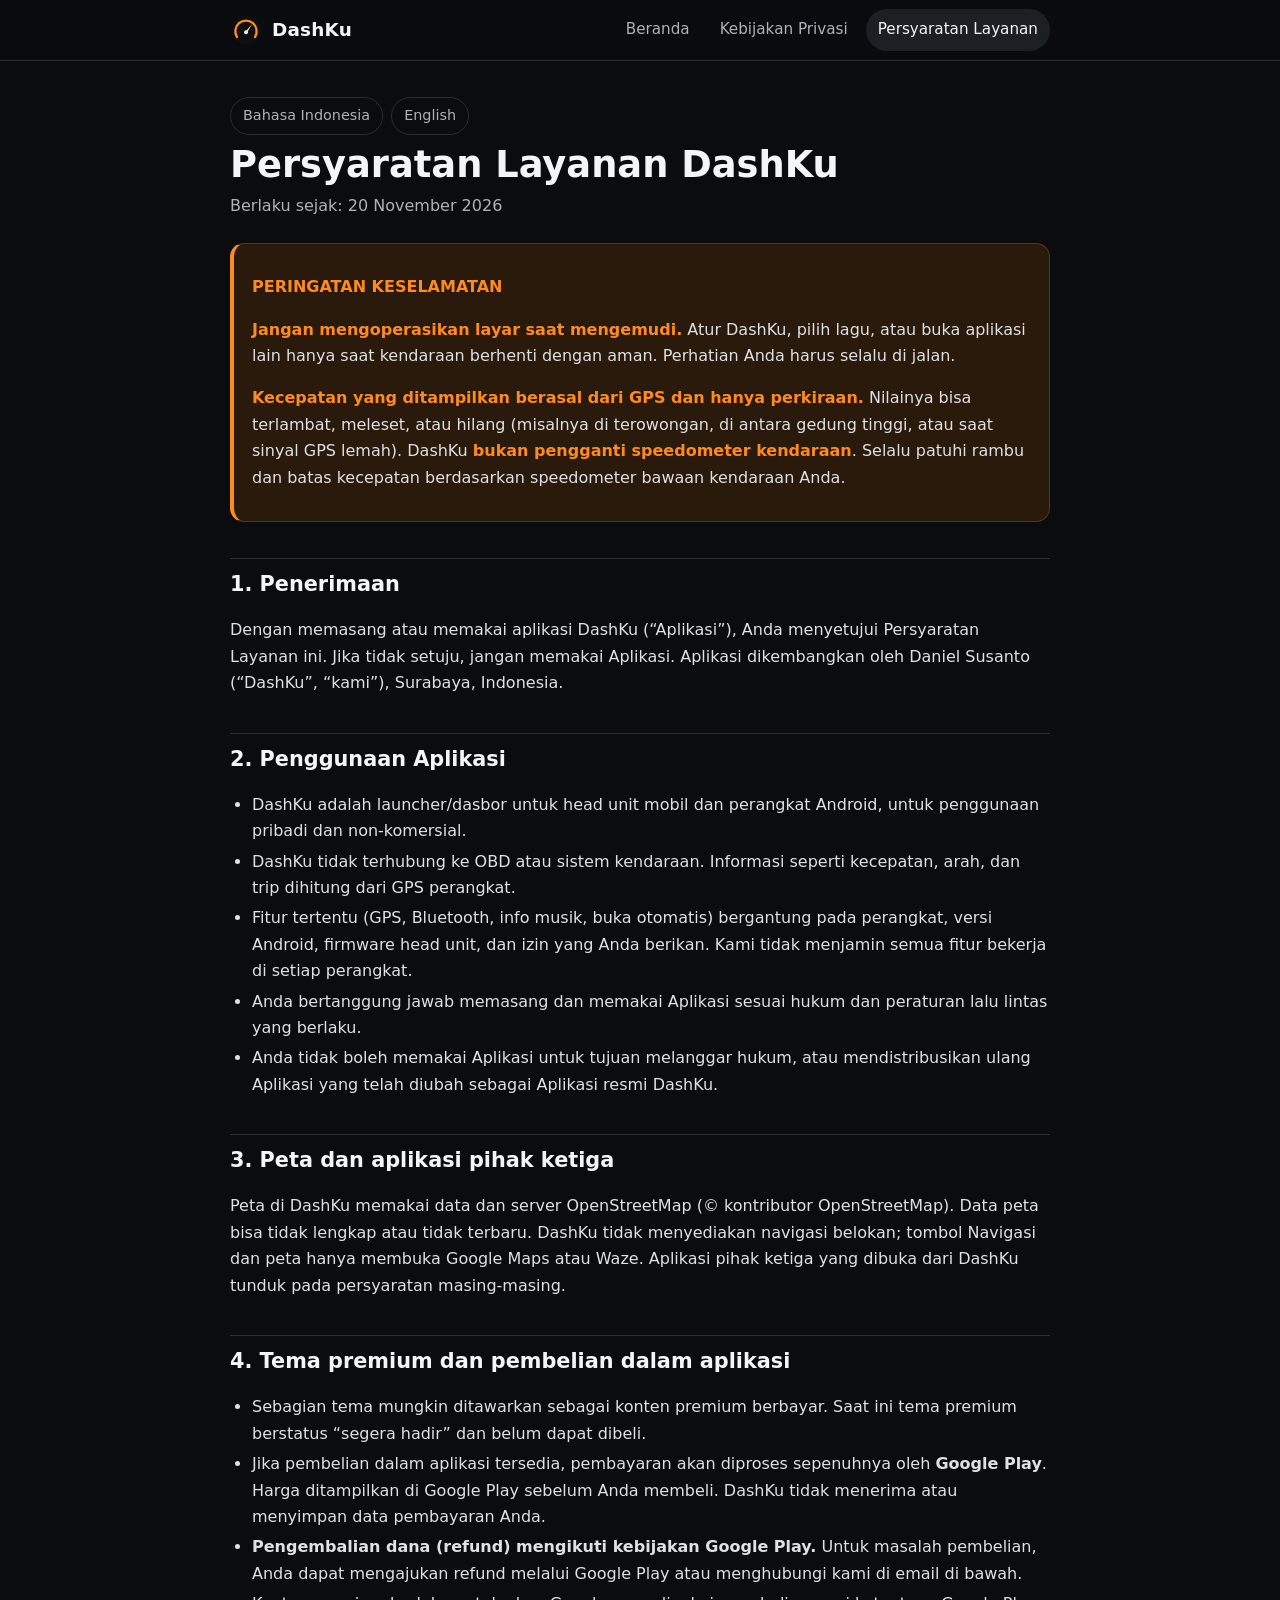
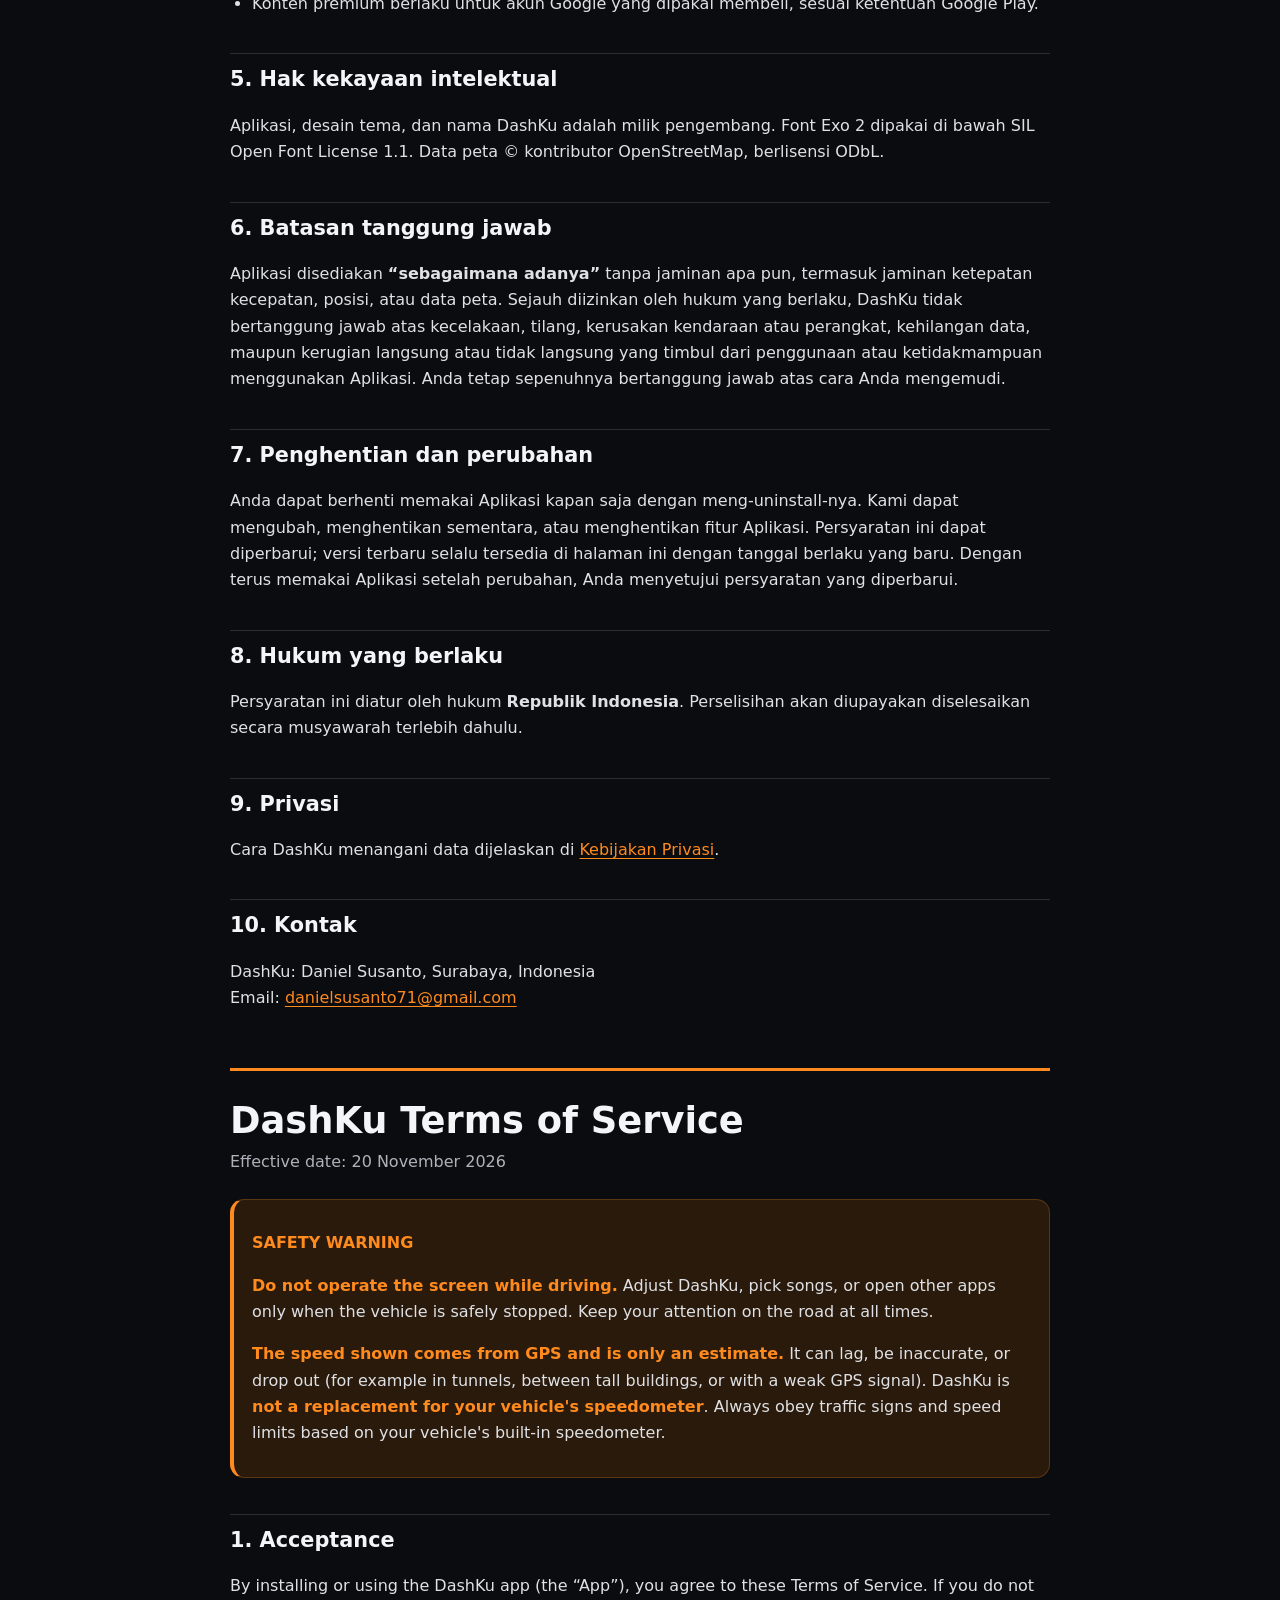
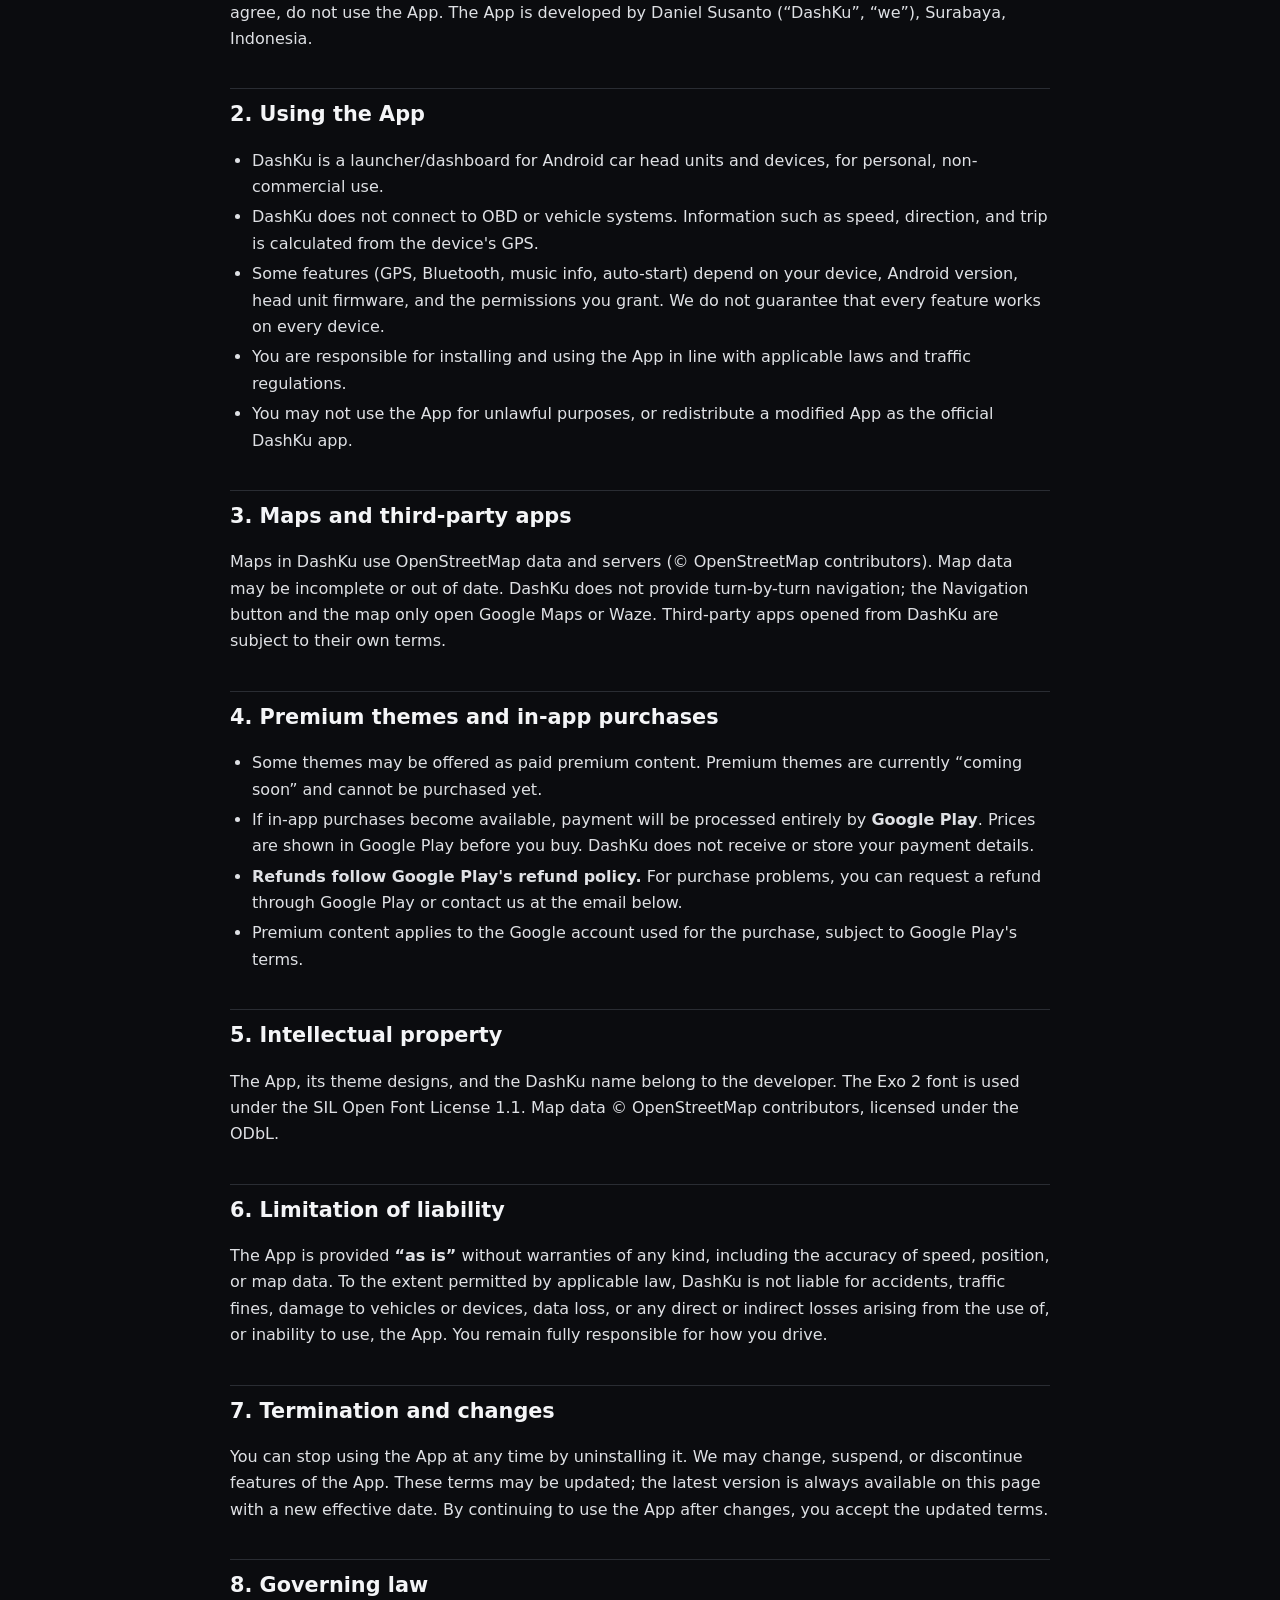
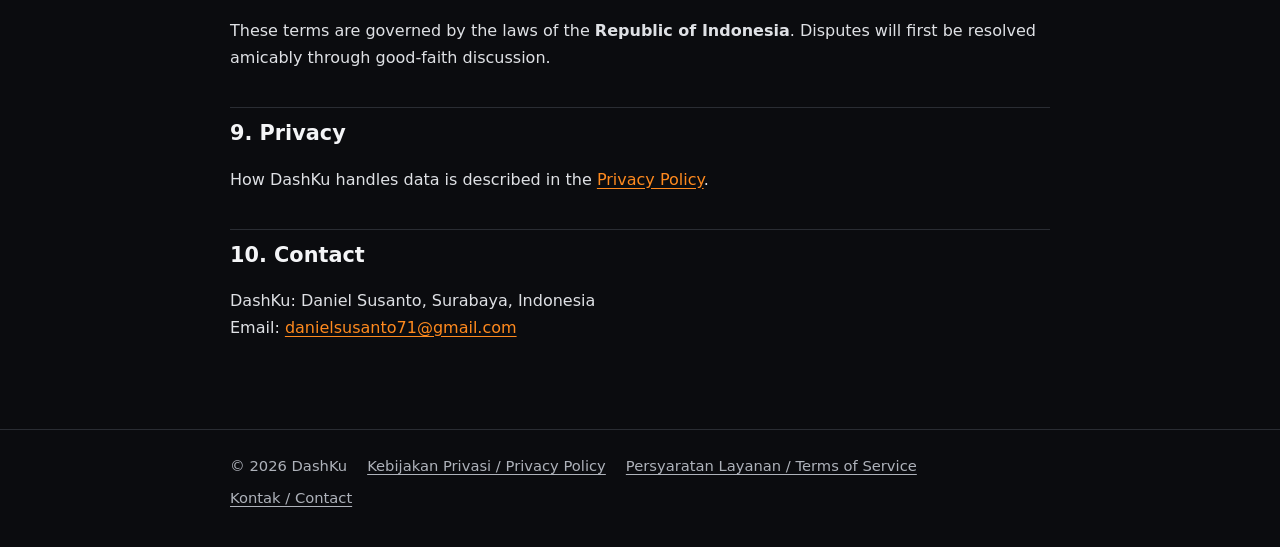
<file: terms.html>
<!doctype html>
<html lang="id">
<head>
  <meta charset="utf-8">
  <meta name="viewport" content="width=device-width, initial-scale=1">
  <title>Persyaratan Layanan DashKu / DashKu Terms of Service</title>
  <meta name="description" content="Persyaratan Layanan aplikasi DashKu, termasuk peringatan keselamatan.">
  <meta name="theme-color" content="#0b0c0f">
  <link rel="stylesheet" href="style.css">
</head>
<body>
  <header class="site-header">
    <div class="wrap">
      <a class="brand" href="./"><svg viewBox="0 0 48 48" aria-hidden="true"><path fill="#0E0F12" d="M24,2a22,22 0,1 1,0 44a22,22 0,1 1,0 -44z"/><path fill="none" stroke="#FF8A1E" stroke-width="3.5" stroke-linecap="round" d="M10.5,34.5A16,16 0,1 1,37.5 34.5"/><path fill="#FFE2B0" d="M23,26.5L33.5,14.5L25.5,28.2Z"/><path fill="#F4F5F7" d="M24,24.5a3,3 0,1 1,0 6a3,3 0,1 1,0 -6z"/></svg> DashKu</a>
      <nav class="site-nav" aria-label="Navigasi">
        <a href="./">Beranda</a>
        <a href="privacy.html">Kebijakan Privasi</a>
        <a href="terms.html" aria-current="page">Persyaratan Layanan</a>
      </nav>
    </div>
  </header>

  <main class="wrap doc">

    <nav class="lang-switch" aria-label="Bahasa / Language">
      <a href="#id">Bahasa Indonesia</a>
      <a href="#en">English</a>
    </nav>

    <article id="id" lang="id">
      <h1>Persyaratan Layanan DashKu</h1>
      <p class="meta">Berlaku sejak: 20 November 2026</p>

      <div class="warning">
        <p><strong>PERINGATAN KESELAMATAN</strong></p>
        <p><strong>Jangan mengoperasikan layar saat mengemudi.</strong> Atur DashKu, pilih lagu, atau buka aplikasi lain hanya
          saat kendaraan berhenti dengan aman. Perhatian Anda harus selalu di jalan.</p>
        <p><strong>Kecepatan yang ditampilkan berasal dari GPS dan hanya perkiraan.</strong> Nilainya bisa terlambat, meleset,
          atau hilang (misalnya di terowongan, di antara gedung tinggi, atau saat sinyal GPS lemah). DashKu <strong>bukan
          pengganti speedometer kendaraan</strong>. Selalu patuhi rambu dan batas kecepatan berdasarkan speedometer bawaan kendaraan Anda.</p>
      </div>

      <h2>1. Penerimaan</h2>
      <p>Dengan memasang atau memakai aplikasi DashKu (“Aplikasi”), Anda menyetujui Persyaratan Layanan ini. Jika tidak setuju,
        jangan memakai Aplikasi. Aplikasi dikembangkan oleh Daniel Susanto (“DashKu”, “kami”), Surabaya, Indonesia.</p>

      <h2>2. Penggunaan Aplikasi</h2>
      <ul>
        <li>DashKu adalah launcher/dasbor untuk head unit mobil dan perangkat Android, untuk penggunaan pribadi dan non-komersial.</li>
        <li>DashKu tidak terhubung ke OBD atau sistem kendaraan. Informasi seperti kecepatan, arah, dan trip dihitung dari GPS perangkat.</li>
        <li>Fitur tertentu (GPS, Bluetooth, info musik, buka otomatis) bergantung pada perangkat, versi Android, firmware head unit,
          dan izin yang Anda berikan. Kami tidak menjamin semua fitur bekerja di setiap perangkat.</li>
        <li>Anda bertanggung jawab memasang dan memakai Aplikasi sesuai hukum dan peraturan lalu lintas yang berlaku.</li>
        <li>Anda tidak boleh memakai Aplikasi untuk tujuan melanggar hukum, atau mendistribusikan ulang Aplikasi yang telah
          diubah sebagai Aplikasi resmi DashKu.</li>
      </ul>

      <h2>3. Peta dan aplikasi pihak ketiga</h2>
      <p>Peta di DashKu memakai data dan server OpenStreetMap (© kontributor OpenStreetMap). Data peta bisa tidak lengkap atau
        tidak terbaru. DashKu tidak menyediakan navigasi belokan; tombol Navigasi dan peta hanya membuka Google Maps atau Waze.
        Aplikasi pihak ketiga yang dibuka dari DashKu tunduk pada persyaratan masing-masing.</p>

      <h2>4. Tema premium dan pembelian dalam aplikasi</h2>
      <ul>
        <li>Sebagian tema mungkin ditawarkan sebagai konten premium berbayar. Saat ini tema premium berstatus “segera hadir” dan belum dapat dibeli.</li>
        <li>Jika pembelian dalam aplikasi tersedia, pembayaran akan diproses sepenuhnya oleh <strong>Google Play</strong>. Harga ditampilkan di Google Play
          sebelum Anda membeli. DashKu tidak menerima atau menyimpan data pembayaran Anda.</li>
        <li><strong>Pengembalian dana (refund) mengikuti kebijakan Google Play.</strong> Untuk masalah pembelian, Anda dapat mengajukan
          refund melalui Google Play atau menghubungi kami di email di bawah.</li>
        <li>Konten premium berlaku untuk akun Google yang dipakai membeli, sesuai ketentuan Google Play.</li>
      </ul>

      <h2>5. Hak kekayaan intelektual</h2>
      <p>Aplikasi, desain tema, dan nama DashKu adalah milik pengembang. Font Exo 2 dipakai di bawah SIL Open Font License 1.1.
        Data peta © kontributor OpenStreetMap, berlisensi ODbL.</p>

      <h2>6. Batasan tanggung jawab</h2>
      <p>Aplikasi disediakan <strong>“sebagaimana adanya”</strong> tanpa jaminan apa pun, termasuk jaminan ketepatan kecepatan, posisi,
        atau data peta. Sejauh diizinkan oleh hukum yang berlaku, DashKu tidak bertanggung jawab atas kecelakaan, tilang, kerusakan
        kendaraan atau perangkat, kehilangan data, maupun kerugian langsung atau tidak langsung yang timbul dari penggunaan atau
        ketidakmampuan menggunakan Aplikasi. Anda tetap sepenuhnya bertanggung jawab atas cara Anda mengemudi.</p>

      <h2>7. Penghentian dan perubahan</h2>
      <p>Anda dapat berhenti memakai Aplikasi kapan saja dengan meng-uninstall-nya. Kami dapat mengubah, menghentikan sementara,
        atau menghentikan fitur Aplikasi. Persyaratan ini dapat diperbarui; versi terbaru selalu tersedia di halaman ini dengan
        tanggal berlaku yang baru. Dengan terus memakai Aplikasi setelah perubahan, Anda menyetujui persyaratan yang diperbarui.</p>

      <h2>8. Hukum yang berlaku</h2>
      <p>Persyaratan ini diatur oleh hukum <strong>Republik Indonesia</strong>. Perselisihan akan diupayakan diselesaikan secara
        musyawarah terlebih dahulu.</p>

      <h2>9. Privasi</h2>
      <p>Cara DashKu menangani data dijelaskan di <a href="privacy.html">Kebijakan Privasi</a>.</p>

      <h2>10. Kontak</h2>
      <p>DashKu: Daniel Susanto, Surabaya, Indonesia<br>
        Email: <a href="mailto:danielsusanto71@gmail.com">danielsusanto71@gmail.com</a></p>
    </article>

    <article id="en" lang="en" class="lang-divider">
      <h1>DashKu Terms of Service</h1>
      <p class="meta">Effective date: 20 November 2026</p>

      <div class="warning">
        <p><strong>SAFETY WARNING</strong></p>
        <p><strong>Do not operate the screen while driving.</strong> Adjust DashKu, pick songs, or open other apps only when the
          vehicle is safely stopped. Keep your attention on the road at all times.</p>
        <p><strong>The speed shown comes from GPS and is only an estimate.</strong> It can lag, be inaccurate, or drop out (for example
          in tunnels, between tall buildings, or with a weak GPS signal). DashKu is <strong>not a replacement for your vehicle's
          speedometer</strong>. Always obey traffic signs and speed limits based on your vehicle's built-in speedometer.</p>
      </div>

      <h2>1. Acceptance</h2>
      <p>By installing or using the DashKu app (the “App”), you agree to these Terms of Service. If you do not agree, do not use
        the App. The App is developed by Daniel Susanto (“DashKu”, “we”), Surabaya, Indonesia.</p>

      <h2>2. Using the App</h2>
      <ul>
        <li>DashKu is a launcher/dashboard for Android car head units and devices, for personal, non-commercial use.</li>
        <li>DashKu does not connect to OBD or vehicle systems. Information such as speed, direction, and trip is calculated from the device's GPS.</li>
        <li>Some features (GPS, Bluetooth, music info, auto-start) depend on your device, Android version, head unit firmware, and the
          permissions you grant. We do not guarantee that every feature works on every device.</li>
        <li>You are responsible for installing and using the App in line with applicable laws and traffic regulations.</li>
        <li>You may not use the App for unlawful purposes, or redistribute a modified App as the official DashKu app.</li>
      </ul>

      <h2>3. Maps and third-party apps</h2>
      <p>Maps in DashKu use OpenStreetMap data and servers (© OpenStreetMap contributors). Map data may be incomplete or out of date.
        DashKu does not provide turn-by-turn navigation; the Navigation button and the map only open Google Maps or Waze.
        Third-party apps opened from DashKu are subject to their own terms.</p>

      <h2>4. Premium themes and in-app purchases</h2>
      <ul>
        <li>Some themes may be offered as paid premium content. Premium themes are currently “coming soon” and cannot be purchased yet.</li>
        <li>If in-app purchases become available, payment will be processed entirely by <strong>Google Play</strong>. Prices are shown in
          Google Play before you buy. DashKu does not receive or store your payment details.</li>
        <li><strong>Refunds follow Google Play's refund policy.</strong> For purchase problems, you can request a refund through Google Play
          or contact us at the email below.</li>
        <li>Premium content applies to the Google account used for the purchase, subject to Google Play's terms.</li>
      </ul>

      <h2>5. Intellectual property</h2>
      <p>The App, its theme designs, and the DashKu name belong to the developer. The Exo 2 font is used under the SIL Open Font License 1.1.
        Map data © OpenStreetMap contributors, licensed under the ODbL.</p>

      <h2>6. Limitation of liability</h2>
      <p>The App is provided <strong>“as is”</strong> without warranties of any kind, including the accuracy of speed, position, or map data.
        To the extent permitted by applicable law, DashKu is not liable for accidents, traffic fines, damage to vehicles or devices,
        data loss, or any direct or indirect losses arising from the use of, or inability to use, the App. You remain fully responsible
        for how you drive.</p>

      <h2>7. Termination and changes</h2>
      <p>You can stop using the App at any time by uninstalling it. We may change, suspend, or discontinue features of the App.
        These terms may be updated; the latest version is always available on this page with a new effective date. By continuing
        to use the App after changes, you accept the updated terms.</p>

      <h2>8. Governing law</h2>
      <p>These terms are governed by the laws of the <strong>Republic of Indonesia</strong>. Disputes will first be resolved amicably
        through good-faith discussion.</p>

      <h2>9. Privacy</h2>
      <p>How DashKu handles data is described in the <a href="privacy.html">Privacy Policy</a>.</p>

      <h2>10. Contact</h2>
      <p>DashKu: Daniel Susanto, Surabaya, Indonesia<br>
        Email: <a href="mailto:danielsusanto71@gmail.com">danielsusanto71@gmail.com</a></p>
    </article>

  </main>

  <footer class="site-footer">
    <div class="wrap">
      <span>© 2026 DashKu</span>
      <a href="privacy.html">Kebijakan Privasi / Privacy Policy</a>
      <a href="terms.html">Persyaratan Layanan / Terms of Service</a>
      <a href="mailto:danielsusanto71@gmail.com">Kontak / Contact</a>
    </div>
  </footer>
</body>
</html>
</file>
<file: style.css>
/* DashKu — tema gelap dengan aksen oranye (Senja Oranye) */
:root {
  --bg: #0b0c0f;
  --surface: #15171b;
  --surface-2: #1c1f24;
  --line: #2a2d33;
  --text: #f4f5f7;
  --muted: #aeb2ba;
  --accent: #ff8a1e;
  --accent-soft: rgba(255, 138, 30, 0.14);
  --warn-bg: #2a1a0b;
  --radius: 14px;
  --max: 860px;
}

* { box-sizing: border-box; }

html { -webkit-text-size-adjust: 100%; }

body {
  margin: 0;
  background: var(--bg);
  color: var(--text);
  font: 16px/1.65 system-ui, -apple-system, "Segoe UI", Roboto, "Helvetica Neue", Arial, sans-serif;
}

a { color: var(--accent); text-underline-offset: 3px; }
a:hover { color: #ffb066; }
a:focus-visible, .btn:focus-visible { outline: 2px solid var(--accent); outline-offset: 3px; border-radius: 6px; }

.wrap { max-width: var(--max); margin: 0 auto; padding: 0 20px; }

/* Header */
.site-header {
  border-bottom: 1px solid var(--line);
  background: rgba(11, 12, 15, 0.92);
  position: sticky; top: 0; z-index: 10;
  backdrop-filter: blur(6px);
}
.site-header .wrap { display: flex; align-items: center; gap: 16px; min-height: 60px; flex-wrap: wrap; }
.brand { display: flex; align-items: center; gap: 10px; color: var(--text); text-decoration: none; font-weight: 800; font-size: 1.15rem; letter-spacing: .2px; }
.brand svg { width: 32px; height: 32px; flex: none; }
.site-nav { margin-left: auto; display: flex; gap: 6px; flex-wrap: wrap; }
.site-nav a { color: var(--muted); text-decoration: none; padding: 8px 12px; border-radius: 999px; font-size: .95rem; }
.site-nav a:hover, .site-nav a[aria-current="page"] { color: var(--text); background: var(--surface-2); }

/* Hero */
.hero { padding: 56px 0 28px; }
.hero h1 { font-size: clamp(2rem, 6vw, 3rem); line-height: 1.15; margin: 0 0 12px; font-style: italic; font-weight: 800; }
.hero h1 span { color: var(--accent); }
.lead { color: var(--muted); font-size: 1.12rem; max-width: 640px; margin: 0 0 24px; }

.btn {
  display: inline-flex; align-items: center; justify-content: center; gap: 8px;
  min-height: 48px; padding: 0 22px; border-radius: 999px;
  font-weight: 700; text-decoration: none; border: 2px solid transparent;
}
.btn-primary { background: var(--accent); color: #111215; }
.btn-ghost { border-color: var(--line); color: var(--text); }
.btn-ghost:hover { border-color: var(--muted); color: var(--text); }
.btn[aria-disabled="true"] { cursor: default; opacity: .9; }
.actions { display: flex; flex-wrap: wrap; gap: 12px; align-items: center; }
.badge { display: inline-block; font-size: .78rem; font-weight: 700; padding: 3px 10px; border-radius: 999px; background: var(--accent-soft); color: var(--accent); }

/* Cards */
.grid { display: grid; grid-template-columns: repeat(auto-fit, minmax(220px, 1fr)); gap: 14px; margin: 28px 0; }
.card { background: var(--surface); border: 1px solid var(--line); border-radius: var(--radius); padding: 18px; }
.card h3 { margin: 0 0 6px; font-size: 1.05rem; }
.card p { margin: 0; color: var(--muted); font-size: .95rem; }

/* Document pages */
.doc { padding-top: 36px; padding-bottom: 24px; }
.doc h1 { font-size: clamp(1.7rem, 5vw, 2.3rem); margin: 0 0 6px; line-height: 1.2; }
.doc .meta { color: var(--muted); margin: 0 0 24px; }
.doc h2 { font-size: 1.3rem; margin: 36px 0 10px; padding-top: 8px; border-top: 1px solid var(--line); }
.doc h3 { font-size: 1.05rem; margin: 22px 0 6px; color: var(--accent); }
.doc p, .doc li { color: #dfe1e5; }
.doc ul { padding-left: 22px; }
.doc li { margin: 4px 0; }
.lang-switch { display: flex; gap: 8px; flex-wrap: wrap; margin: 0 0 8px; }
.lang-switch a { font-size: .9rem; padding: 6px 12px; border: 1px solid var(--line); border-radius: 999px; text-decoration: none; color: var(--muted); }
.lang-switch a:hover { color: var(--text); border-color: var(--muted); }
.lang-divider { margin: 56px 0 0; padding-top: 28px; border-top: 3px solid var(--accent); }

.summary { background: var(--surface); border: 1px solid var(--line); border-left: 4px solid var(--accent); border-radius: var(--radius); padding: 14px 18px; margin: 18px 0; }
.summary p { margin: 6px 0; }
.warning { background: var(--warn-bg); border: 1px solid #5a3612; border-left: 4px solid var(--accent); border-radius: var(--radius); padding: 14px 18px; margin: 18px 0; }
.warning strong { color: var(--accent); }

/* Tables: scroll horizontal di HP, tidak melebar ke luar layar */
.table-wrap { overflow-x: auto; -webkit-overflow-scrolling: touch; margin: 12px 0; border: 1px solid var(--line); border-radius: var(--radius); }
table { width: 100%; border-collapse: collapse; font-size: .93rem; min-width: 560px; }
th, td { text-align: left; vertical-align: top; padding: 10px 12px; border-bottom: 1px solid var(--line); }
th { background: var(--surface-2); color: var(--text); font-weight: 700; }
tr:last-child td { border-bottom: 0; }
td code, p code, li code { font-size: .86em; background: var(--surface-2); padding: 1px 6px; border-radius: 6px; color: #ffd0a3; word-break: break-word; }

/* Footer */
.site-footer { border-top: 1px solid var(--line); margin-top: 48px; padding: 24px 0 36px; color: var(--muted); font-size: .92rem; }
.site-footer .wrap { display: flex; flex-wrap: wrap; gap: 8px 20px; }
.site-footer a { color: var(--muted); }
.site-footer a:hover { color: var(--text); }

@media (max-width: 520px) {
  body { font-size: 15.5px; }
  .site-nav { margin-left: 0; width: 100%; }
  .hero { padding-top: 36px; }
}

/* Di HP: setiap baris tabel jadi kartu bertumpuk (tanpa geser ke samping) */
@media (max-width: 640px) {
  .table-wrap { border: 0; overflow: visible; }
  table { min-width: 0; }
  table, tbody, tr, td { display: block; width: 100%; }
  thead { display: none; }
  tr { background: var(--surface); border: 1px solid var(--line); border-radius: var(--radius); padding: 6px 14px; margin-bottom: 10px; }
  td { border: 0; padding: 6px 0; }
  td + td { border-top: 1px dashed var(--line); }
  td[data-label]::before { content: attr(data-label); display: block; font-size: .78rem; font-weight: 700; letter-spacing: .3px; text-transform: uppercase; color: var(--accent); margin-bottom: 2px; }
}
</file>
